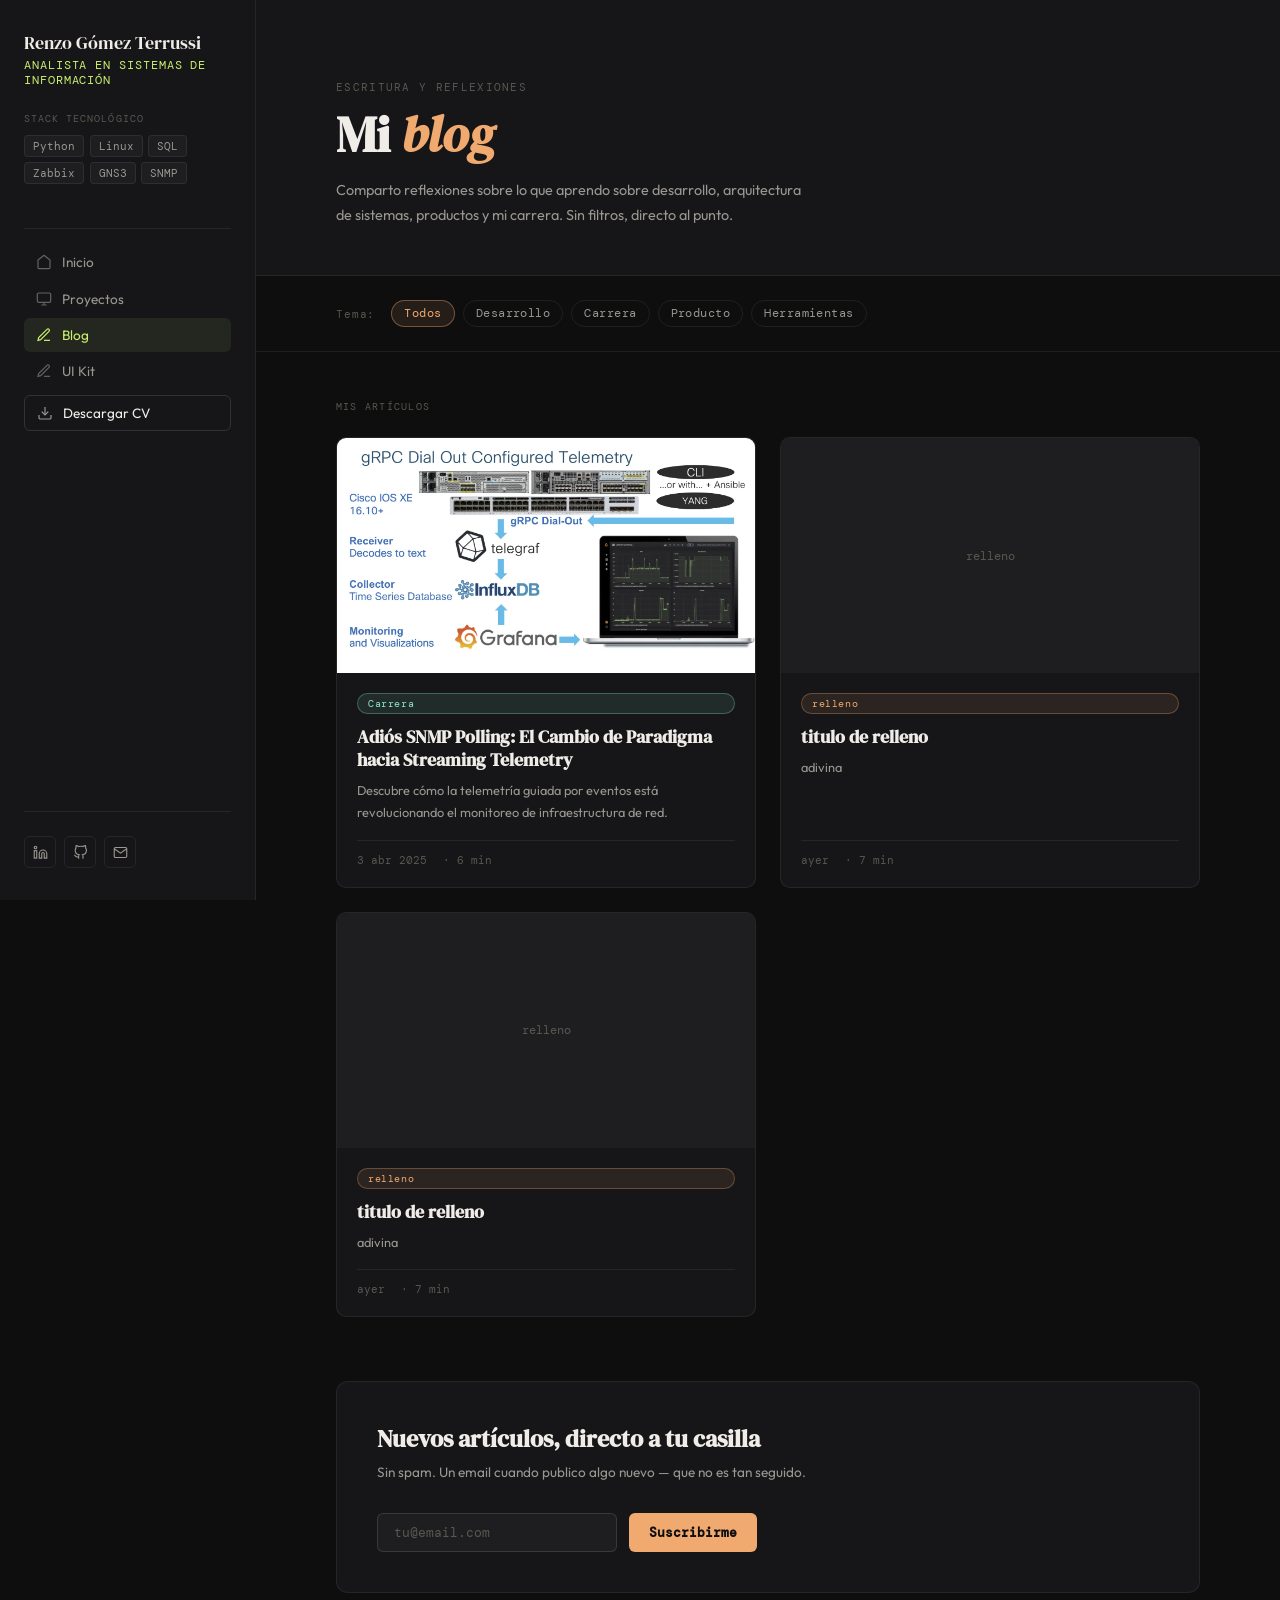
<file: HTML/blog.html>
<!DOCTYPE html>
<html lang="es">
<head>
<meta charset="UTF-8">
<meta name="viewport" content="width=device-width, initial-scale=1.0">
<title>Blog — Renzo Gómez Terrussi</title>
<link rel="preconnect" href="https://fonts.googleapis.com">
<link href="https://fonts.googleapis.com/css2?family=DM+Serif+Display:ital@0;1&family=DM+Mono:wght@400;500&family=Outfit:wght@300;400;500;600&display=swap" rel="stylesheet">
<link rel="stylesheet" href="../Styles/style.css">
</head>
<body>

<button class="menu-toggle" id="menuToggle" aria-label="Abrir menú">
  <svg viewBox="0 0 24 24" fill="none" stroke="currentColor" stroke-width="1.8"><line x1="3" y1="6" x2="21" y2="6"/><line x1="3" y1="12" x2="21" y2="12"/><line x1="3" y1="18" x2="21" y2="18"/></svg>
</button>

<div class="sidebar-overlay" id="sidebarOverlay"></div>

<aside id="sidebar">

  <div class="sidebar-name">Renzo Gómez Terrussi</div>
  <div class="sidebar-role">Analista en Sistemas de Información</div>

  <div class="stack-section">
    <div class="stack-label">Stack Tecnológico</div>
    <div class="stack-tags">
      <span class="tag">Python</span>
      <span class="tag">Linux</span>
      <span class="tag">SQL</span>
      <span class="tag">Zabbix</span>
      <span class="tag">GNS3</span>
      <span class="tag">SNMP</span>
    </div>
  </div>

  <div class="nav-divider"></div>

  <nav>
    <a href="../index.html" class="nav-item">
      <svg class="nav-icon" viewBox="0 0 24 24" fill="none" stroke="currentColor" stroke-width="1.8"><path d="M3 9l9-7 9 7v11a2 2 0 0 1-2 2H5a2 2 0 0 1-2-2z"/></svg>
      Inicio
    </a>
    <a href="projects.html" class="nav-item">
      <svg class="nav-icon" viewBox="0 0 24 24" fill="none" stroke="currentColor" stroke-width="1.8"><rect x="2" y="3" width="20" height="14" rx="2"/><path d="M8 21h8M12 17v4"/></svg>
      Proyectos
    </a>
    <a href="blog.html" class="nav-item active">
      <svg class="nav-icon" viewBox="0 0 24 24" fill="none" stroke="currentColor" stroke-width="1.8"><path d="M12 20h9"/><path d="M16.5 3.5a2.121 2.121 0 0 1 3 3L7 19l-4 1 1-4L16.5 3.5z"/></svg>
      Blog
    </a>
    <a href="../Assets/ui-kit.html" class="nav-item">
      <svg class="nav-icon" viewBox="0 0 24 24" fill="none" stroke="currentColor" stroke-width="1.8"><path d="M12 20h9"/><path d="M16.5 3.5a2.121 2.121 0 0 1 3 3L7 19l-4 1 1-4L16.5 3.5z"/></svg>
      UI Kit
    </a>
    <a href="../Assets/cv.pdf" download class="nav-item nav-download">
      <svg class="nav-icon" viewBox="0 0 24 24" fill="none" stroke="currentColor" stroke-width="1.8"><path d="M21 15v4a2 2 0 0 1-2 2H5a2 2 0 0 1-2-2v-4"/><polyline points="7 10 12 15 17 10"/><line x1="12" y1="15" x2="12" y2="3"/></svg>
      Descargar CV
    </a>
  </nav>

  <div class="contact-links">
    <a href="https://linkedin.com/renzo-gómez-terrussi/" target="_blank" class="contact-link" title="LinkedIn">
      <svg viewBox="0 0 24 24" fill="none" stroke="currentColor" stroke-width="1.8"><path d="M16 8a6 6 0 0 1 6 6v7h-4v-7a2 2 0 0 0-2-2 2 2 0 0 0-2 2v7h-4v-7a6 6 0 0 1 6-6z"/><rect x="2" y="9" width="4" height="12"/><circle cx="4" cy="4" r="2"/></svg>
    </a>
    <a href="https://github.com/renzoegt" target="_blank" class="contact-link" title="GitHub">
      <svg viewBox="0 0 24 24" fill="none" stroke="currentColor" stroke-width="1.8"><path d="M9 19c-5 1.5-5-2.5-7-3m14 6v-3.87a3.37 3.37 0 0 0-.94-2.61c3.14-.35 6.44-1.54 6.44-7A5.44 5.44 0 0 0 20 4.77 5.07 5.07 0 0 0 19.91 1S18.73.65 16 2.48a13.38 13.38 0 0 0-7 0C6.27.65 5.09 1 5.09 1A5.07 5.07 0 0 0 5 4.77a5.44 5.44 0 0 0-1.5 3.78c0 5.42 3.3 6.61 6.44 7A3.37 3.37 0 0 0 9 18.13V22"/></svg>
    </a>
    <a href="https://mail.google.com/mail/?view=cm&fs=1&to=gomezterrussirenzo@gmail.com" class="contact-link" title="Email">
      <svg viewBox="0 0 24 24" fill="none" stroke="currentColor" stroke-width="1.8"><path d="M4 4h16c1.1 0 2 .9 2 2v12c0 1.1-.9 2-2 2H4c-1.1 0-2-.9-2-2V6c0-1.1.9-2 2-2z"/><polyline points="22,6 12,13 2,6"/></svg>
    </a>
  </div>
</aside>

<main>
  <div class="page-header">
    <div>
      <div class="page-eyebrow">Escritura y reflexiones</div>
      <h1 class="page-title">Mi <em style="color:var(--accent3)">blog</em></h1>
      <p class="page-subtitle">
        Comparto reflexiones sobre lo que aprendo sobre desarrollo, arquitectura de sistemas, productos y mi carrera.
        Sin filtros, directo al punto.
      </p>
    </div>
  </div>

  <div class="filter-bar blog-filters">
    <span class="filter-label">Tema:</span>
    <button class="filter-btn active" data-filter="all">Todos</button>
    <button class="filter-btn" data-filter="dev">Desarrollo</button>
    <button class="filter-btn" data-filter="carrera">Carrera</button>
    <button class="filter-btn" data-filter="producto">Producto</button>
    <button class="filter-btn" data-filter="herramientas">Herramientas</button>
  </div>

  <div class="blog-content">
    <div class="posts-section-label">Mis artículos</div>

    <div class="posts-grid" id="posts-grid">

      <a href="Blogs/post.html" class="post-card" data-category="carrera herramientas">
        <div class="post-thumb">
          <img src="../../Assets/streaming telemetry.webp" alt="Ilustración conceptual de la evolución del monitoreo de red desde SNMP hacia Telemetry">
        </div>
        <div class="post-body">
          <span class="post-badge" style="color:var(--accent2);background:rgba(141,232,196,0.1);border-color:rgba(141,232,196,0.3)">Carrera</span>
          <h3 class="post-title">Adiós SNMP Polling: El Cambio de Paradigma hacia Streaming Telemetry</h3>
          <p class="post-excerpt">Descubre cómo la telemetría guiada por eventos está revolucionando el monitoreo de infraestructura de red.</p>
          <div class="post-meta">
            <span class="post-date">3 abr 2025</span>
            <span class="post-read-time">· 6 min</span>
          </div>
        </div>
      </a>

      <a href="Blogs/post.html" class="post-card" data-category="producto">
        <div class="post-thumb"><div class="post-thumb-placeholder">relleno</div></div>
        <div class="post-body">
          <span class="post-badge">relleno</span>
          <h3 class="post-title">titulo de relleno</h3>
          <p class="post-excerpt"> adivina</p>
          <div class="post-meta">
            <span class="post-date">ayer</span>
            <span class="post-read-time">· 7 min</span>
          </div>
        </div>
      </a>

      <a href="Blogs/post.html" class="post-card" data-category="producto">
        <div class="post-thumb"><div class="post-thumb-placeholder">relleno</div></div>
        <div class="post-body">
          <span class="post-badge">relleno</span>
          <h3 class="post-title">titulo de relleno</h3>
          <p class="post-excerpt"> adivina</p>
          <div class="post-meta">
            <span class="post-date">ayer</span>
            <span class="post-read-time">· 7 min</span>
          </div>
        </div>
      </a>


    </div>
    <div class="empty-state" id="empty-state">No hay artículos en esta categoría todavía.</div>

    <div class="newsletter-strip">
      <div class="newsletter-text">
        <h3>Nuevos artículos, directo a tu casilla</h3>
        <p>Sin spam. Un email cuando publico algo nuevo — que no es tan seguido.</p>
      </div>
      <div class="newsletter-form">
        <input type="email" class="newsletter-input" placeholder="tu@email.com">
        <button class="newsletter-btn">Suscribirme</button>
      </div>
    </div>

  </div>
</main>
<script src="../Scripts/hamburguesa.js"></script>
<script src="../Scripts/filtro_blog.js"></script>
</body>
</html>
</file>
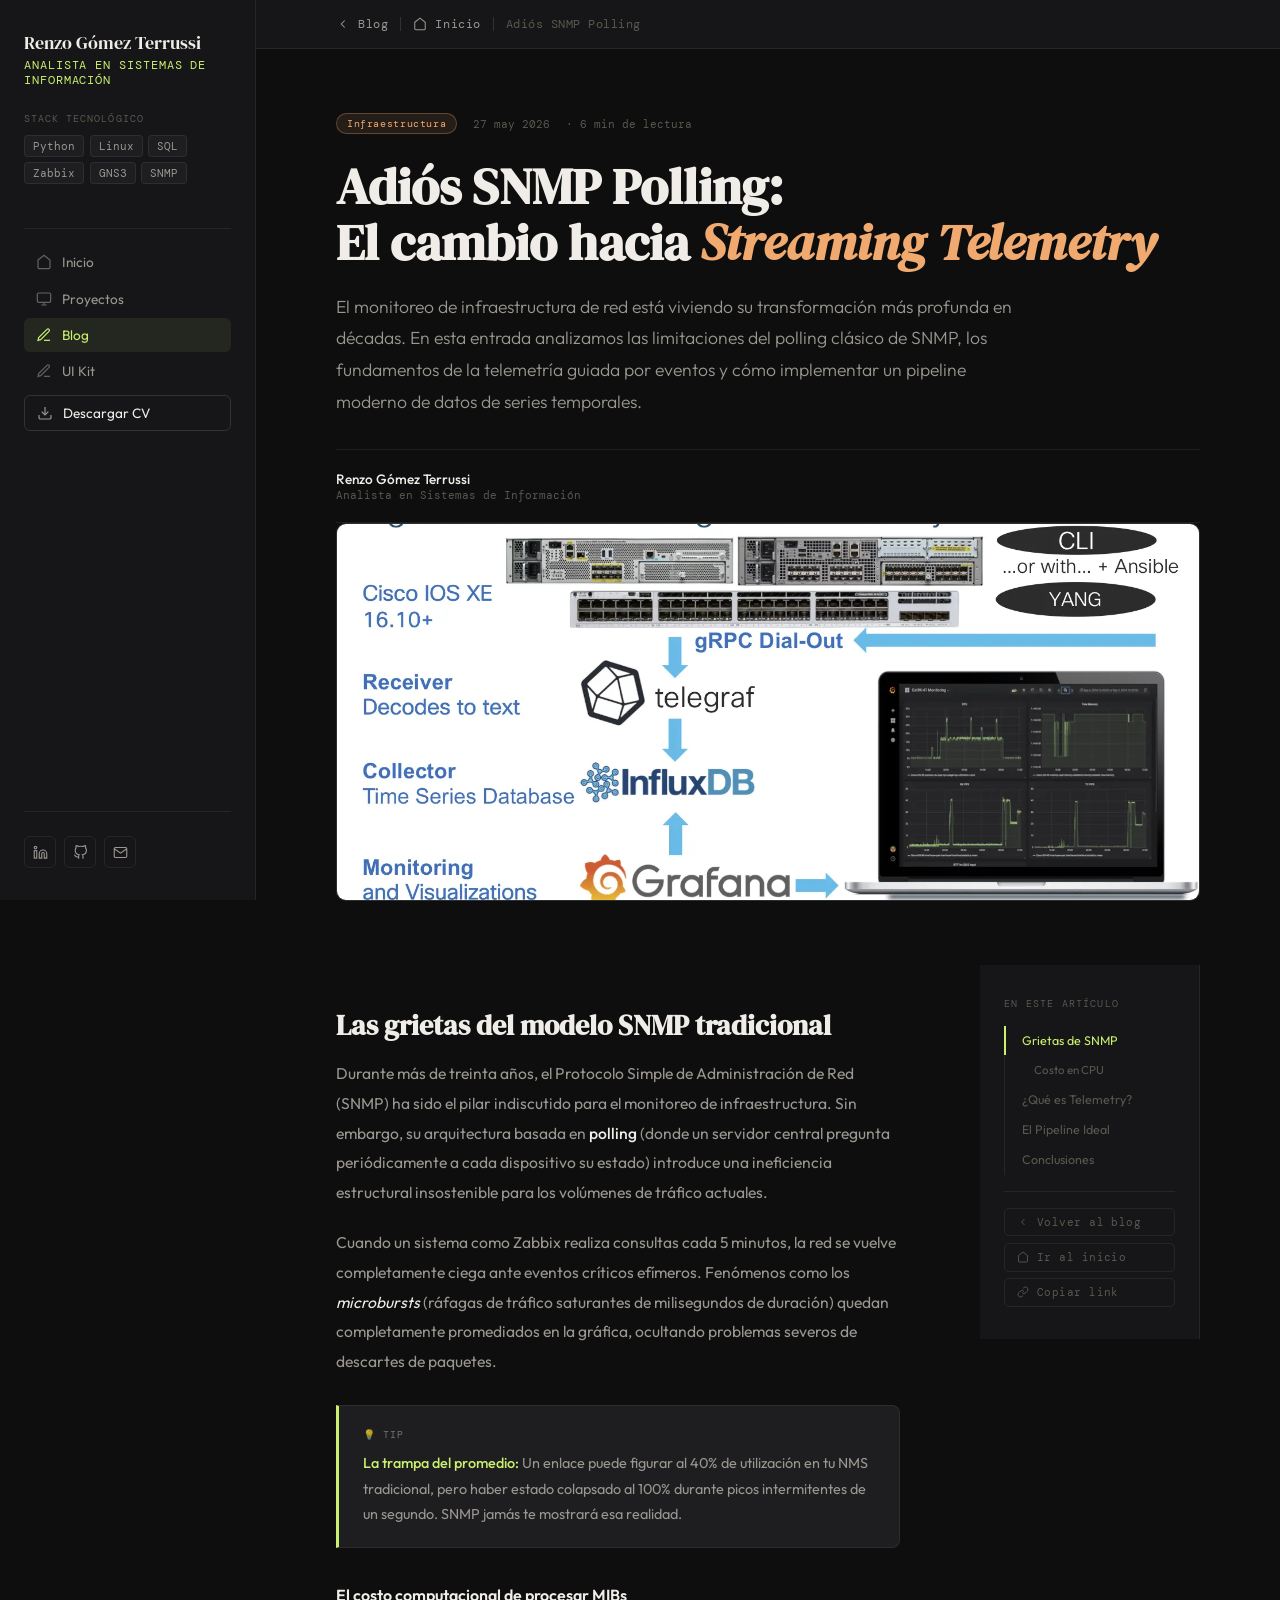
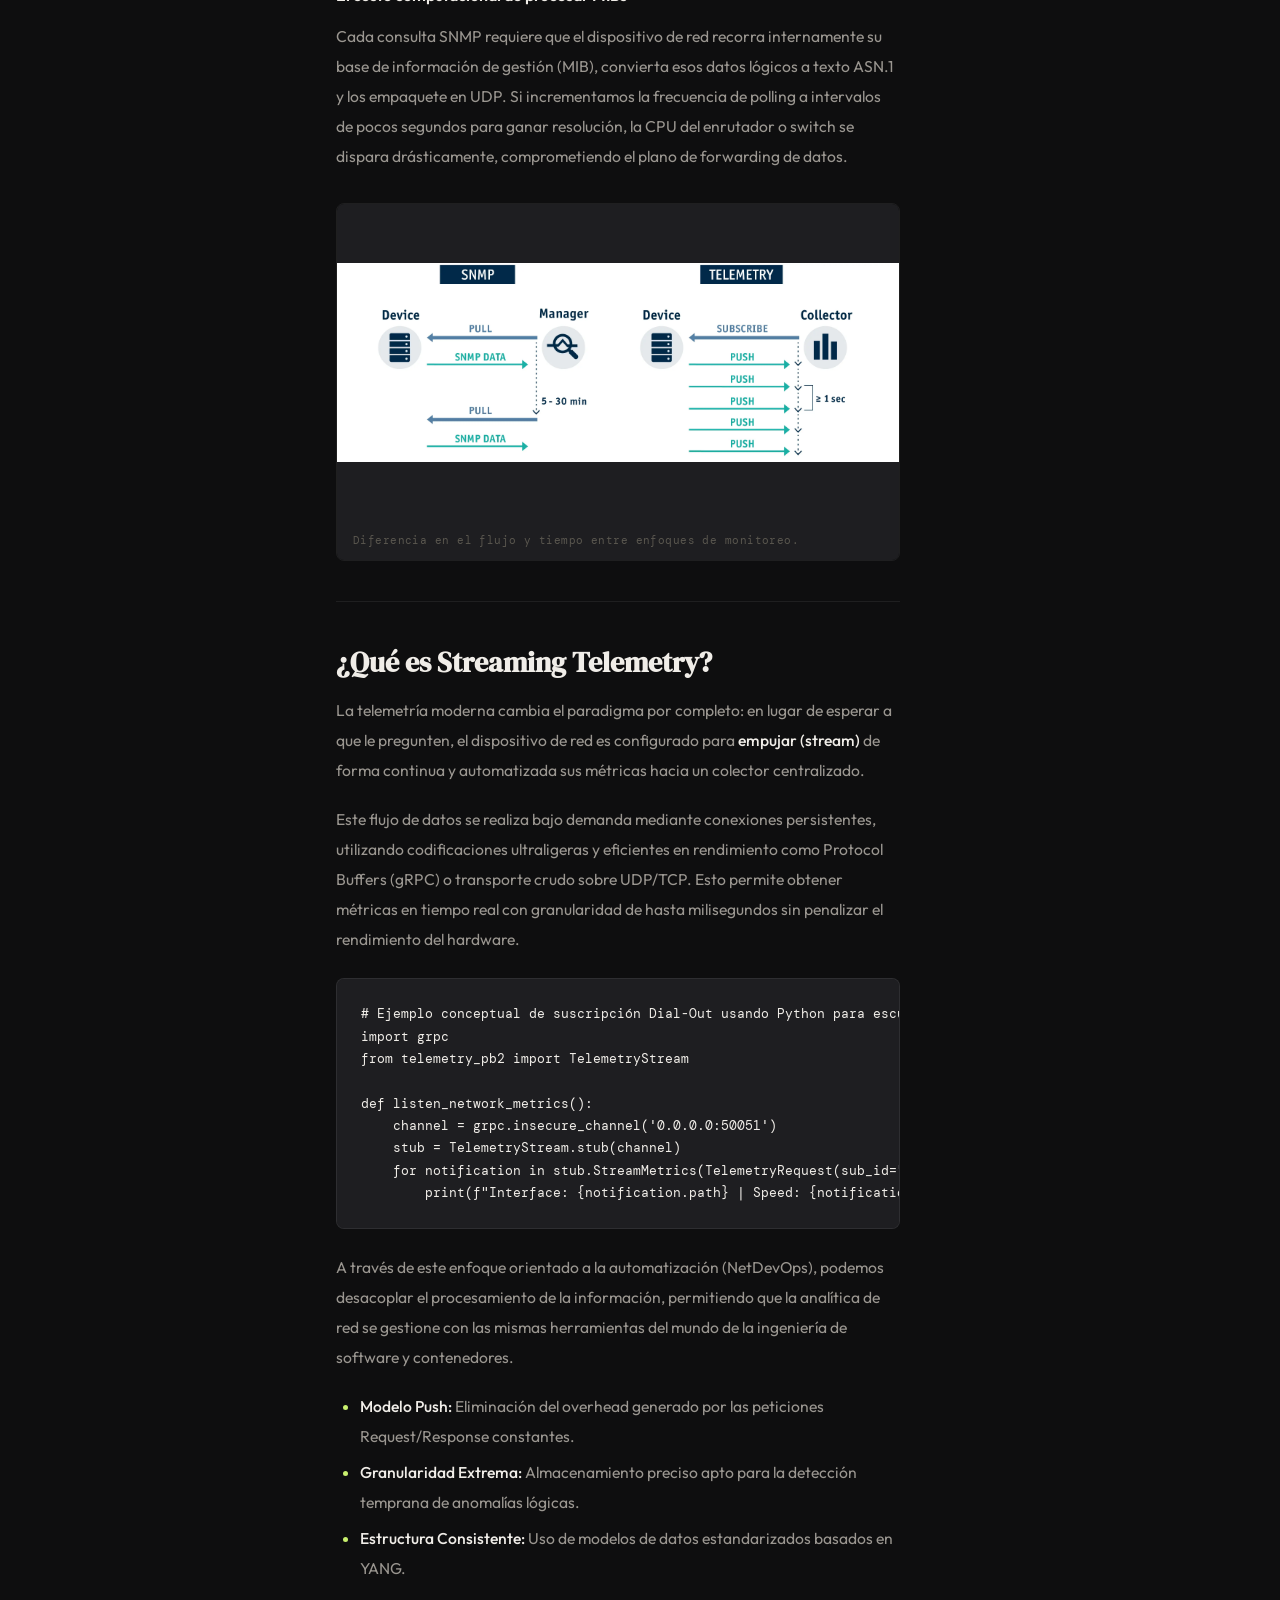
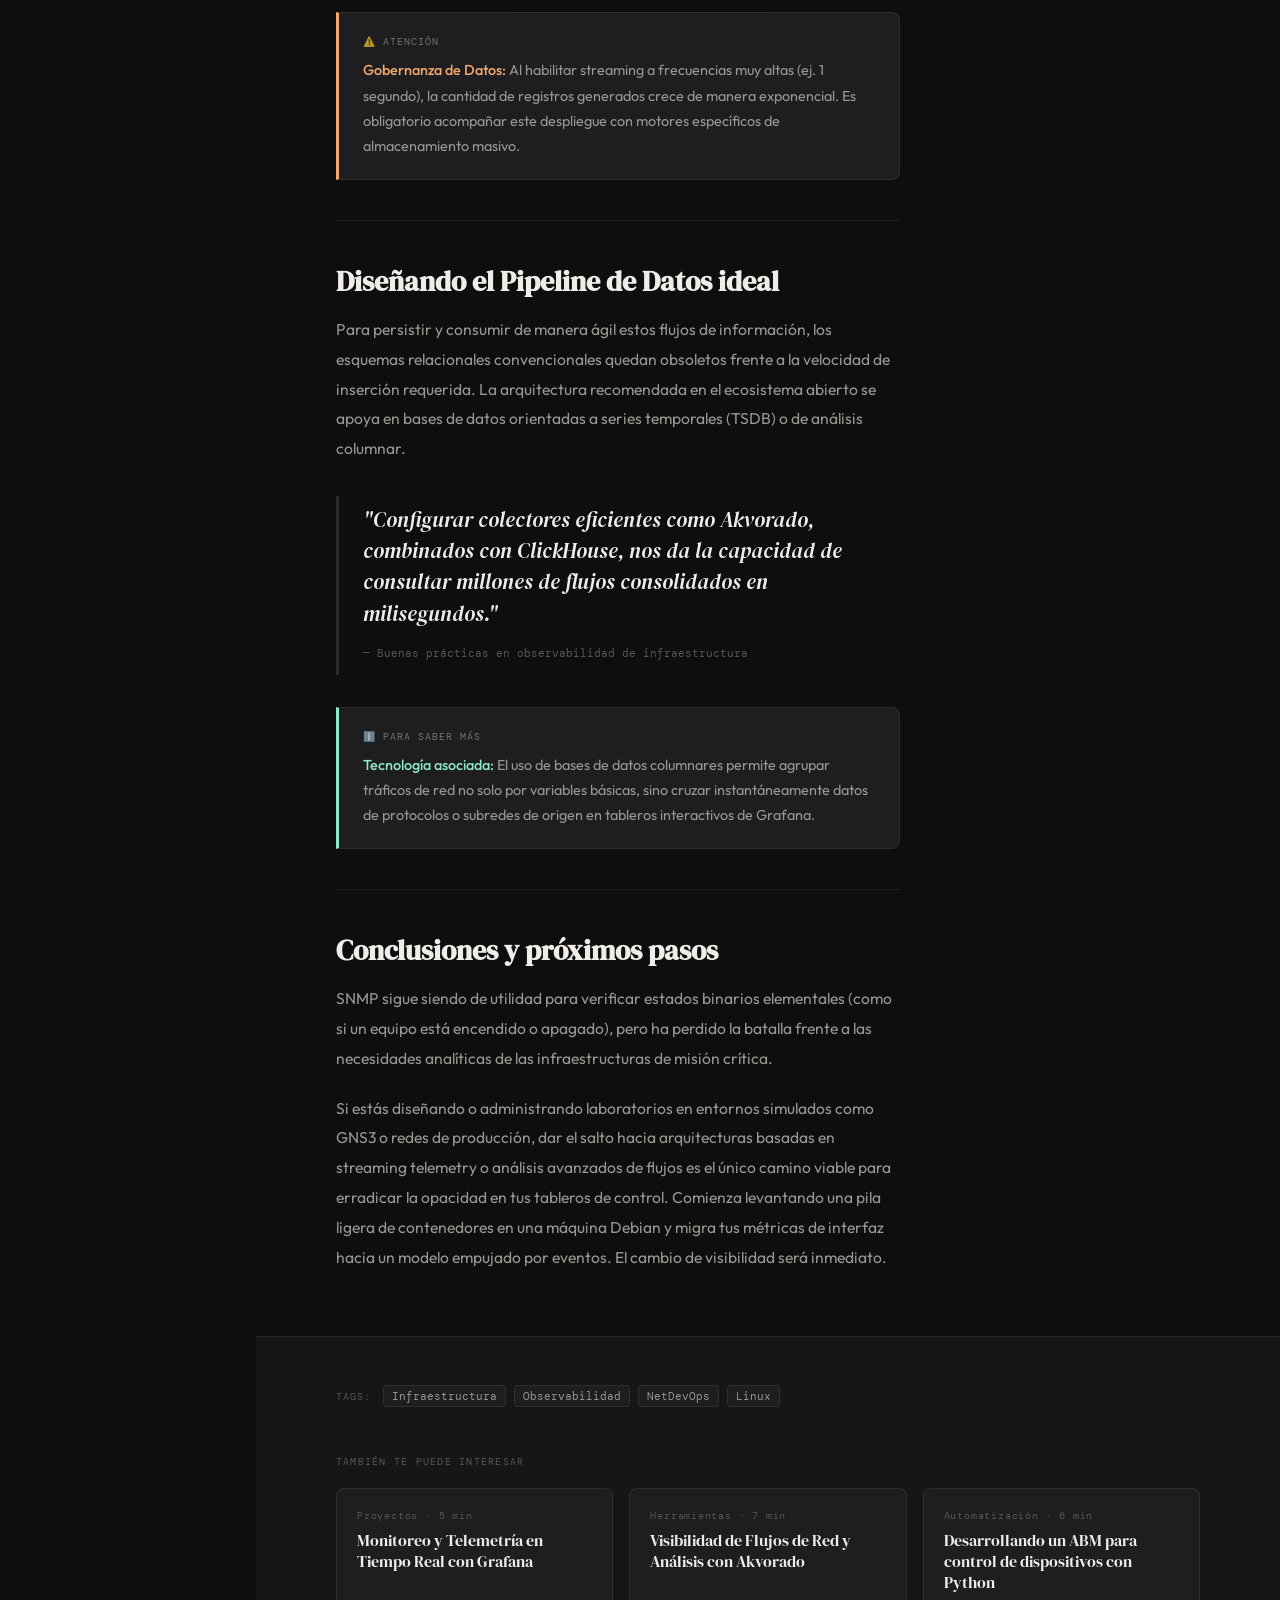
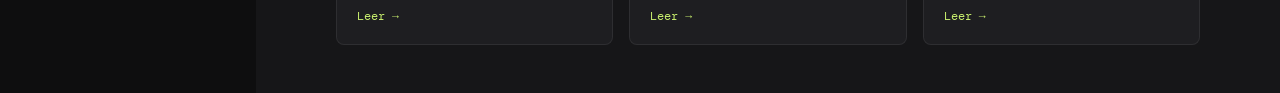
<file: HTML/Blogs/post.html>
<!DOCTYPE html>
<html lang="es">
<head>
<meta charset="UTF-8">
<meta name="viewport" content="width=device-width, initial-scale=1.0">
<title>Adiós SNMP Polling: El Cambio de Paradigma hacia Streaming Telemetry — Renzo Gómez Terrussi</title>
<link rel="preconnect" href="https://fonts.googleapis.com">
<link href="https://fonts.googleapis.com/css2?family=DM+Serif+Display:ital@0;1&family=DM+Mono:wght@400;500&family=Outfit:wght@300;400;500;600&display=swap" rel="stylesheet">
<link rel="stylesheet" href="../../Styles/style.css">
</head>
<body>

<button class="menu-toggle" id="menuToggle" aria-label="Abrir menú">
  <svg viewBox="0 0 24 24" fill="none" stroke="currentColor" stroke-width="1.8"><line x1="3" y1="6" x2="21" y2="6"/><line x1="3" y1="12" x2="21" y2="12"/><line x1="3" y1="18" x2="21" y2="18"/></svg>
</button>
<div class="sidebar-overlay" id="sidebarOverlay"></div>

<aside id="sidebar">
  <div class="sidebar-name">Renzo Gómez Terrussi</div>
  <div class="sidebar-role">Analista en Sistemas de Información</div>

  <div class="stack-section">
    <div class="stack-label">Stack Tecnológico</div>
    <div class="stack-tags">
      <span class="tag">Python</span>
      <span class="tag">Linux</span>
      <span class="tag">SQL</span>
      <span class="tag">Zabbix</span>
      <span class="tag">GNS3</span>
      <span class="tag">SNMP</span>
    </div>
  </div>

  <div class="nav-divider"></div>

  <nav>
    <a href="../../index.html" class="nav-item">
      <svg class="nav-icon" viewBox="0 0 24 24" fill="none" stroke="currentColor" stroke-width="1.8"><path d="M3 9l9-7 9 7v11a2 2 0 0 1-2 2H5a2 2 0 0 1-2-2z"/></svg>
      Inicio
    </a>
    <a href="../projects.html" class="nav-item">
      <svg class="nav-icon" viewBox="0 0 24 24" fill="none" stroke="currentColor" stroke-width="1.8"><rect x="2" y="3" width="20" height="14" rx="2"/><path d="M8 21h8M12 17v4"/></svg>
      Proyectos
    </a>
    <a href="../blog.html" class="nav-item active">
      <svg class="nav-icon" viewBox="0 0 24 24" fill="none" stroke="currentColor" stroke-width="1.8"><path d="M12 20h9"/><path d="M16.5 3.5a2.121 2.121 0 0 1 3 3L7 19l-4 1 1-4L16.5 3.5z"/></svg>
      Blog
    </a>
    <a href="../../Assets/ui-kit.html" class="nav-item">
      <svg class="nav-icon" viewBox="0 0 24 24" fill="none" stroke="currentColor" stroke-width="1.8"><path d="M12 20h9"/><path d="M16.5 3.5a2.121 2.121 0 0 1 3 3L7 19l-4 1 1-4L16.5 3.5z"/></svg>
      UI Kit
    </a>
    <a href="../../Assets/cv.pdf" download class="nav-item nav-download">
      <svg class="nav-icon" viewBox="0 0 24 24" fill="none" stroke="currentColor" stroke-width="1.8"><path d="M21 15v4a2 2 0 0 1-2 2H5a2 2 0 0 1-2-2v-4"/><polyline points="7 10 12 15 17 10"/><line x1="12" y1="15" x2="12" y2="3"/></svg>
      Descargar CV
    </a>
  </nav>

  <div class="contact-links">
    <a href="https://linkedin.com/renzo-gómez-terrussi/" target="_blank" class="contact-link" title="LinkedIn">
      <svg viewBox="0 0 24 24" fill="none" stroke="currentColor" stroke-width="1.8"><path d="M16 8a6 6 0 0 1 6 6v7h-4v-7a2 2 0 0 0-2-2 2 2 0 0 0-2 2v7h-4v-7a6 6 0 0 1 6-6z"/><rect x="2" y="9" width="4" height="12"/><circle cx="4" cy="4" r="2"/></svg>
    </a>
    <a href="https://github.com/renzoegt" target="_blank" class="contact-link" title="GitHub">
      <svg viewBox="0 0 24 24" fill="none" stroke="currentColor" stroke-width="1.8"><path d="M9 19c-5 1.5-5-2.5-7-3m14 6v-3.87a3.37 3.37 0 0 0-.94-2.61c3.14-.35 6.44-1.54 6.44-7A5.44 5.44 0 0 0 20 4.77 5.07 5.07 0 0 0 19.91 1S18.73.65 16 2.48a13.38 13.38 0 0 0-7 0C6.27.65 5.09 1 5.09 1A5.07 5.07 0 0 0 5 4.77a5.44 5.44 0 0 0-1.5 3.78c0 5.42 3.3 6.61 6.44 7A3.37 3.37 0 0 0 9 18.13V22"/></svg>
    </a>
    <a href="https://mail.google.com/mail/?view=cm&fs=1&to=gomezterrussirenzo@gmail.com" target="_blank" class="contact-link" title="Email">
      <svg viewBox="0 0 24 24" fill="none" stroke="currentColor" stroke-width="1.8"><path d="M4 4h16c1.1 0 2 .9 2 2v12c0 1.1-.9 2-2 2H4c-1.1 0-2-.9-2-2V6c0-1.1.9-2 2-2z"/><polyline points="22,6 12,13 2,6"/></svg>
    </a>
  </div>
</aside>

<main>

  <div class="entry-back-bar">
    <a href="../blog.html" class="back-link">
      <svg viewBox="0 0 24 24" fill="none" stroke="currentColor" stroke-width="1.8"><polyline points="15 18 9 12 15 6"/></svg>
      Blog
    </a>
    <div class="back-divider"></div>
    <a href="../../index.html" class="back-link">
      <svg viewBox="0 0 24 24" fill="none" stroke="currentColor" stroke-width="1.8"><path d="M3 9l9-7 9 7v11a2 2 0 0 1-2 2H5a2 2 0 0 1-2-2z"/></svg>
      Inicio
    </a>
    <div class="back-divider"></div>
    <span class="back-current">Adiós SNMP Polling</span>
  </div>

  <div class="article-header">
    <div class="article-header-meta">
      <span class="article-category">Infraestructura</span>
      <span class="article-date">27 may 2026</span>
      <span class="article-read-time">· 6 min de lectura</span>
    </div>

    <h1 class="article-title">Adiós SNMP Polling:<br>El cambio hacia <em>Streaming Telemetry</em></h1>

    <p class="article-lead">
      El monitoreo de infraestructura de red está viviendo su transformación más profunda en décadas. En esta entrada analizamos las limitaciones del polling clásico de SNMP, los fundamentos de la telemetría guiada por eventos y cómo implementar un pipeline moderno de datos de series temporales.
    </p>

    <div class="article-author-row">
      <div>
        <div class="author-name">Renzo Gómez Terrussi</div>
        <div class="author-handle">Analista en Sistemas de Información</div>
      </div>
    </div>
  </div>

  <div class="article-cover">
    <img src="../../Assets/streaming telemetry.webp" alt="Ilustración conceptual de la evolución del monitoreo de red desde SNMP hacia Telemetry">
  </div>

  <div class="article-wrap">

    <article class="article-body">

      <h2 id="limita-snmp">Las grietas del modelo SNMP tradicional</h2>
      <p>
        Durante más de treinta años, el Protocolo Simple de Administración de Red (SNMP) ha sido el pilar indiscutido para el monitoreo de infraestructura. Sin embargo, su arquitectura basada en <strong>polling</strong> (donde un servidor central pregunta periódicamente a cada dispositivo su estado) introduce una ineficiencia estructural insostenible para los volúmenes de tráfico actuales.
      </p>
      <p>
        Cuando un sistema como Zabbix realiza consultas cada 5 minutos, la red se vuelve completamente ciega ante eventos críticos efímeros. Fenómenos como los <em>microbursts</em> (ráfagas de tráfico saturantes de milisegundos de duración) quedan completamente promediados en la gráfica, ocultando problemas severos de descartes de paquetes.
      </p>

      <div class="article-callout callout-tip">
        <div class="callout-label">💡 Tip</div>
        <strong>La trampa del promedio:</strong> Un enlace puede figurar al 40% de utilización en tu NMS tradicional, pero haber estado colapsado al 100% durante picos intermitentes de un segundo. SNMP jamás te mostrará esa realidad.
      </div>

      <h3 id="impacto-cpu">El costo computacional de procesar MIBs</h3>
      <p>
        Cada consulta SNMP requiere que el dispositivo de red recorra internamente su base de información de gestión (MIB), convierta esos datos lógicos a texto ASN.1 y los empaquete en UDP. Si incrementamos la frecuencia de polling a intervalos de pocos segundos para ganar resolución, la CPU del enrutador o switch se dispara drásticamente, comprometiendo el plano de forwarding de datos.
      </p>

      <figure class="article-figure">
        <div style="background:var(--bg3);aspect-ratio:16/9;display:flex;align-items:center;justify-content:center;">
          <img src="../../Assets/vs.webp" alt="">
        </div>
        <figcaption>Diferencia en el flujo y tiempo entre enfoques de monitoreo.</figcaption>
      </figure>

      <hr class="article-hr">

      <h2 id="que-es-telemetry">¿Qué es Streaming Telemetry?</h2>
      <p>
        La telemetría moderna cambia el paradigma por completo: en lugar de esperar a que le pregunten, el dispositivo de red es configurado para <strong>empujar (stream)</strong> de forma continua y automatizada sus métricas hacia un colector centralizado. 
      </p>
      <p>
        Este flujo de datos se realiza bajo demanda mediante conexiones persistentes, utilizando codificaciones ultraligeras y eficientes en rendimiento como Protocol Buffers (gRPC) o transporte crudo sobre UDP/TCP. Esto permite obtener métricas en tiempo real con granularidad de hasta milisegundos sin penalizar el rendimiento del hardware.
      </p>

      <pre><code># Ejemplo conceptual de suscripción Dial-Out usando Python para escuchar datos gRPC
import grpc
from telemetry_pb2 import TelemetryStream

def listen_network_metrics():
    channel = grpc.insecure_channel('0.0.0.0:50051')
    stub = TelemetryStream.stub(channel)
    for notification in stub.StreamMetrics(TelemetryRequest(sub_id="interfaces")):
        print(f"Interface: {notification.path} | Speed: {notification.counters.bps_in}")
</code></pre>

      <p>
        A través de este enfoque orientado a la automatización (NetDevOps), podemos desacoplar el procesamiento de la información, permitiendo que la analítica de red se gestione con las mismas herramientas del mundo de la ingeniería de software y contenedores.
      </p>

      <ul>
        <li><strong>Modelo Push:</strong> Eliminación del overhead generado por las peticiones Request/Response constantes.</li>
        <li><strong>Granularidad Extrema:</strong> Almacenamiento preciso apto para la detección temprana de anomalías lógicas.</li>
        <li><strong>Estructura Consistente:</strong> Uso de modelos de datos estandarizados basados en YANG.</li>
      </ul>

      <div class="article-callout callout-warn">
        <div class="callout-label">⚠️ Atención</div>
        <strong>Gobernanza de Datos:</strong> Al habilitar streaming a frecuencias muy altas (ej. 1 segundo), la cantidad de registros generados crece de manera exponencial. Es obligatorio acompañar este despliegue con motores específicos de almacenamiento masivo.
      </div>

      <hr class="article-hr">

      <h2 id="pipeline-moderno">Diseñando el Pipeline de Datos ideal</h2>
      <p>
        Para persistir y consumir de manera ágil estos flujos de información, los esquemas relacionales convencionales quedan obsoletos frente a la velocidad de inserción requerida. La arquitectura recomendada en el ecosistema abierto se apoya en bases de datos orientadas a series temporales (TSDB) o de análisis columnar.
      </p>

      <blockquote class="article-pullquote">
        <p>"Configurar colectores eficientes como Akvorado, combinados con ClickHouse, nos da la capacidad de consultar millones de flujos consolidados en milisegundos."</p>
        <cite>— Buenas prácticas en observabilidad de infraestructura</cite>
      </blockquote>

      <div class="article-callout callout-info">
        <div class="callout-label">ℹ️ Para saber más</div>
        <strong>Tecnología asociada:</strong> El uso de bases de datos columnares permite agrupar tráficos de red no solo por variables básicas, sino cruzar instantáneamente datos de protocolos o subredes de origen en tableros interactivos de Grafana.
      </div>

      <hr class="article-hr">

      <h2 id="conclusiones">Conclusiones y próximos pasos</h2>
      <p>
        SNMP sigue siendo de utilidad para verificar estados binarios elementales (como si un equipo está encendido o apagado), pero ha perdido la batalla frente a las necesidades analíticas de las infraestructuras de misión crítica. 
      </p>
      <p>
        Si estás diseñando o administrando laboratorios en entornos simulados como GNS3 o redes de producción, dar el salto hacia arquitecturas basadas en streaming telemetry o análisis avanzados de flujos es el único camino viable para erradicar la opacidad en tus tableros de control. Comienza levantando una pila ligera de contenedores en una máquina Debian y migra tus métricas de interfaz hacia un modelo empujado por eventos. El cambio de visibilidad será inmediato.
      </p>

    </article>

    <aside class="toc-col" id="toc">
      <div class="toc-label">En este artículo</div>
      <ul class="toc-list" id="toc-list">
        <li class="toc-item" data-target="limita-snmp"><a href="#limita-snmp">Grietas de SNMP</a></li>
        <li class="toc-item toc-h3" data-target="impacto-cpu"><a href="#impacto-cpu">Costo en CPU</a></li>
        <li class="toc-item" data-target="que-es-telemetry"><a href="#que-es-telemetry">¿Qué es Telemetry?</a></li>
        <li class="toc-item" data-target="pipeline-moderno"><a href="#pipeline-moderno">El Pipeline Ideal</a></li>
        <li class="toc-item" data-target="conclusiones"><a href="#conclusiones">Conclusiones</a></li>
      </ul>

      <div class="toc-divider"></div>

      <div class="toc-actions">
        <a href="../blog.html" class="toc-action-btn">
          <svg viewBox="0 0 24 24" fill="none" stroke="currentColor" stroke-width="1.8"><polyline points="15 18 9 12 15 6"/></svg>
          Volver al blog
        </a>
        <a href="../../index.html" class="toc-action-btn">
          <svg viewBox="0 0 24 24" fill="none" stroke="currentColor" stroke-width="1.8"><path d="M3 9l9-7 9 7v11a2 2 0 0 1-2 2H5a2 2 0 0 1-2-2z"/></svg>
          Ir al inicio
        </a>
        <button class="toc-action-btn" id="copyLinkBtn">
          <svg viewBox="0 0 24 24" fill="none" stroke="currentColor" stroke-width="1.8"><path d="M10 13a5 5 0 0 0 7.54.54l3-3a5 5 0 0 0-7.07-7.07l-1.72 1.71"/><path d="M14 11a5 5 0 0 0-7.54-.54l-3 3a5 5 0 0 0 7.07 7.07l1.71-1.71"/></svg>
          Copiar link
        </button>
      </div>
    </aside>

  </div><div class="article-footer-section">

    <div class="article-tags-row">
      <span class="article-tags-label">Tags:</span>
      <span class="tag">Infraestructura</span>
      <span class="tag">Observabilidad</span>
      <span class="tag">NetDevOps</span>
      <span class="tag">Linux</span>
    </div>

    <div class="related-label">También te puede interesar</div>
    <div class="related-grid">
      <a href="../Proyectos/grafana.html" class="related-card">
        <div class="related-card-label">Proyectos · 5 min</div>
        <div class="related-card-title">Monitoreo y Telemetría en Tiempo Real con Grafana</div>
        <div class="related-card-arrow">Leer →</div>
      </a>
      <a href="../Proyectos/akvorado.html" class="related-card">
        <div class="related-card-label">Herramientas · 7 min</div>
        <div class="related-card-title">Visibilidad de Flujos de Red y Análisis con Akvorado</div>
        <div class="related-card-arrow">Leer →</div>
      </a>
      <a href="../Proyectos/ABM.html" class="related-card">
        <div class="related-card-label">Automatización · 6 min</div>
        <div class="related-card-title">Desarrollando un ABM para control de dispositivos con Python</div>
        <div class="related-card-arrow">Leer →</div>
      </a>
    </div>

  </div>

</main>
<script src="../../Scripts/hamburguesa.js"></script>
<script>

  // TOC active highlight on scroll
  const tocItems   = document.querySelectorAll('.toc-item[data-target]');
  const headings   = [...tocItems].map(i => document.getElementById(i.dataset.target)).filter(Boolean);

  function updateTOC() {
    let current = headings[0]?.id;
    headings.forEach(h => {
      if (h.getBoundingClientRect().top <= 120) current = h.id;
    });
    tocItems.forEach(item => {
      item.classList.toggle('active', item.dataset.target === current);
    });
  }

  window.addEventListener('scroll', updateTOC, { passive: true });
  updateTOC();

  // Copy link
  document.getElementById('copyLinkBtn').addEventListener('click', () => {
    navigator.clipboard.writeText(window.location.href).then(() => {
      const btn = document.getElementById('copyLinkBtn');
      const original = btn.innerHTML;
      btn.innerHTML = '<svg viewBox="0 0 24 24" fill="none" stroke="currentColor" stroke-width="1.8"><polyline points="20 6 9 17 4 12"/></svg> ¡Copiado!';
      setTimeout(() => { btn.innerHTML = original; }, 2000);
    });
  });
</script>
</body>
</html>
</file>
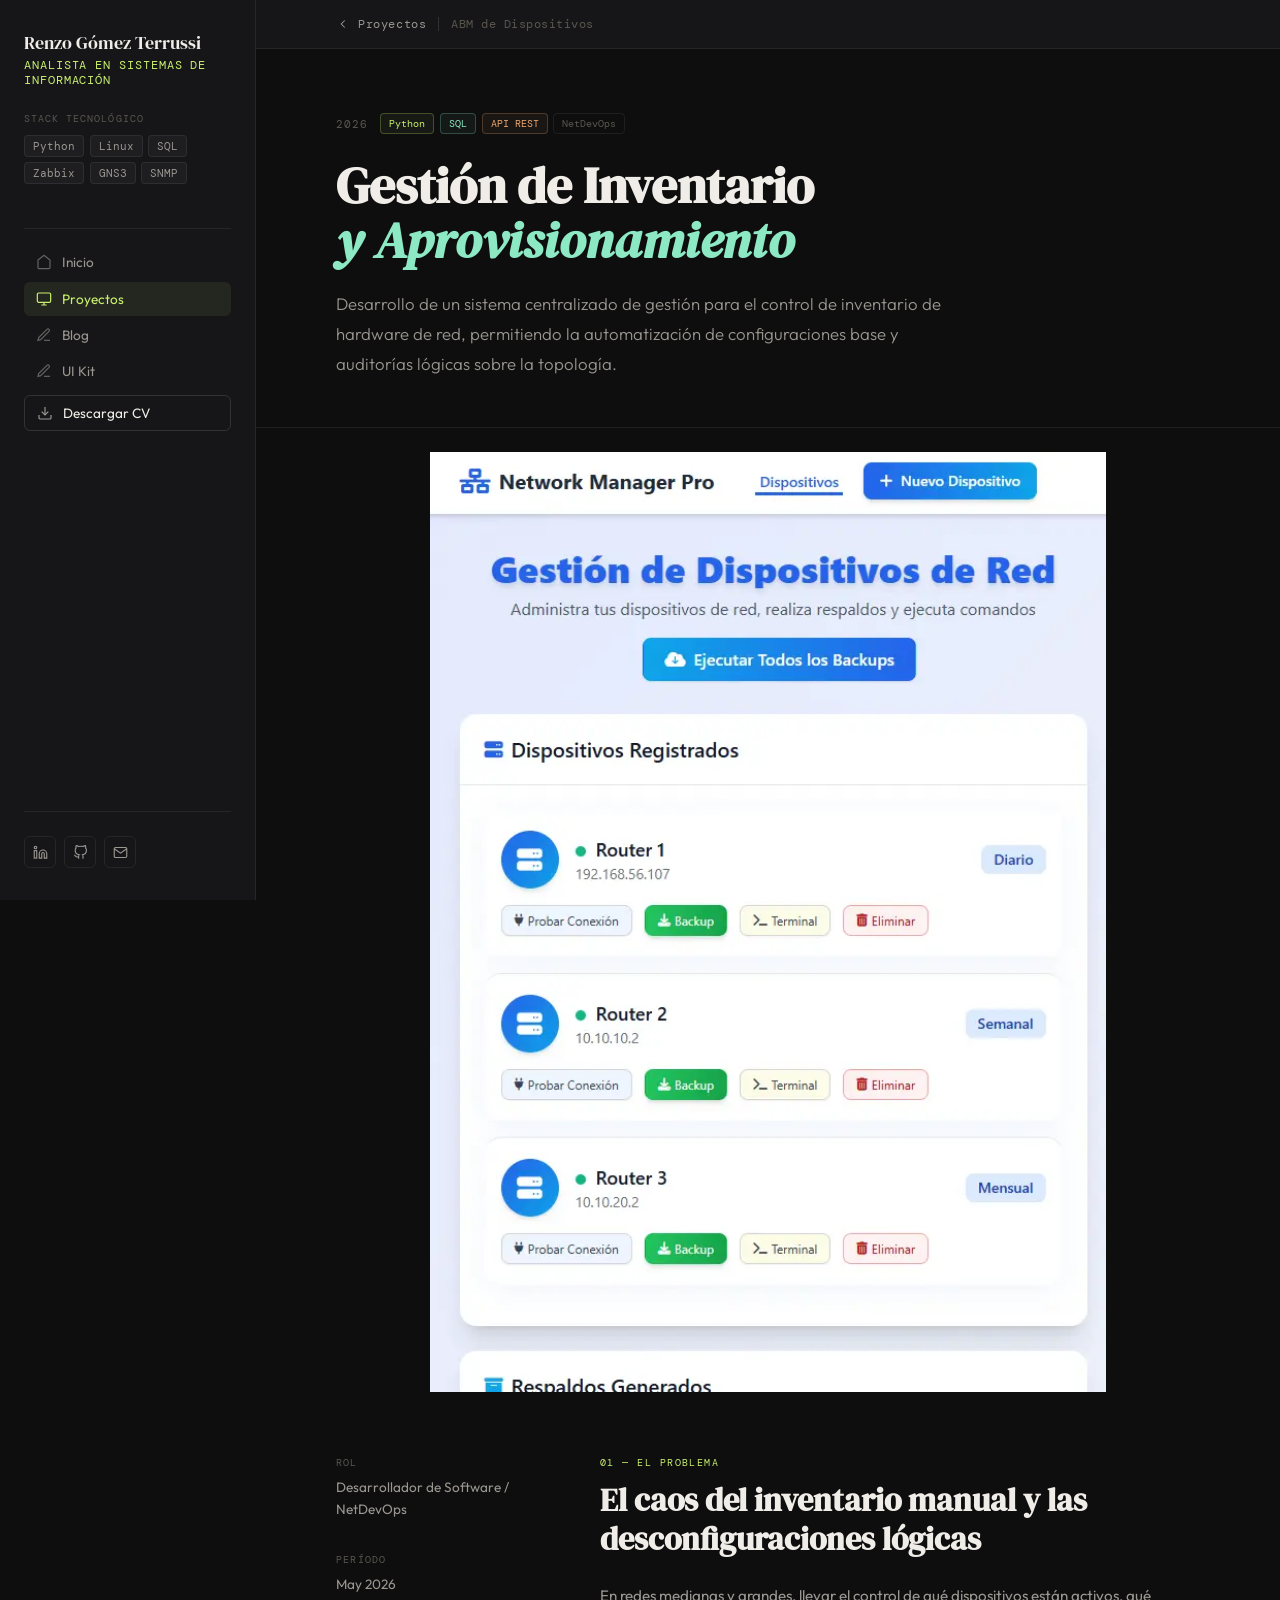
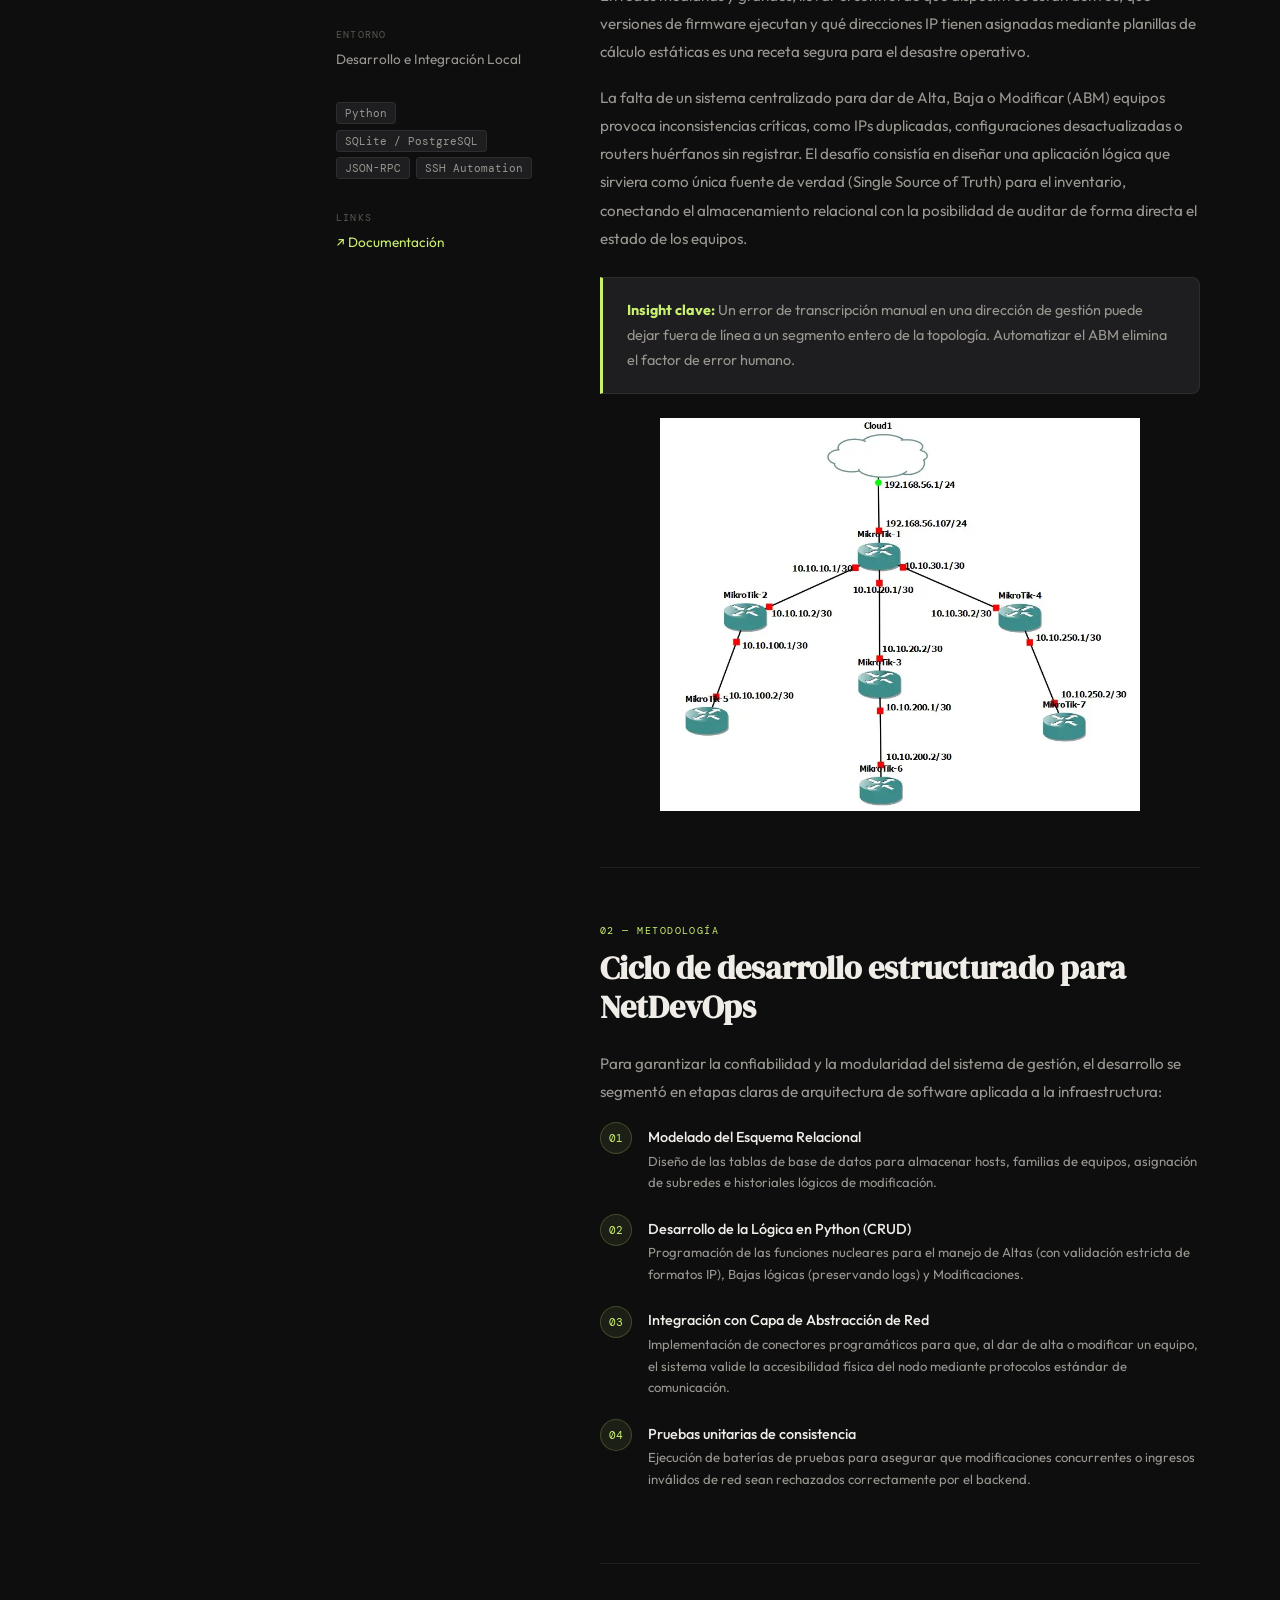
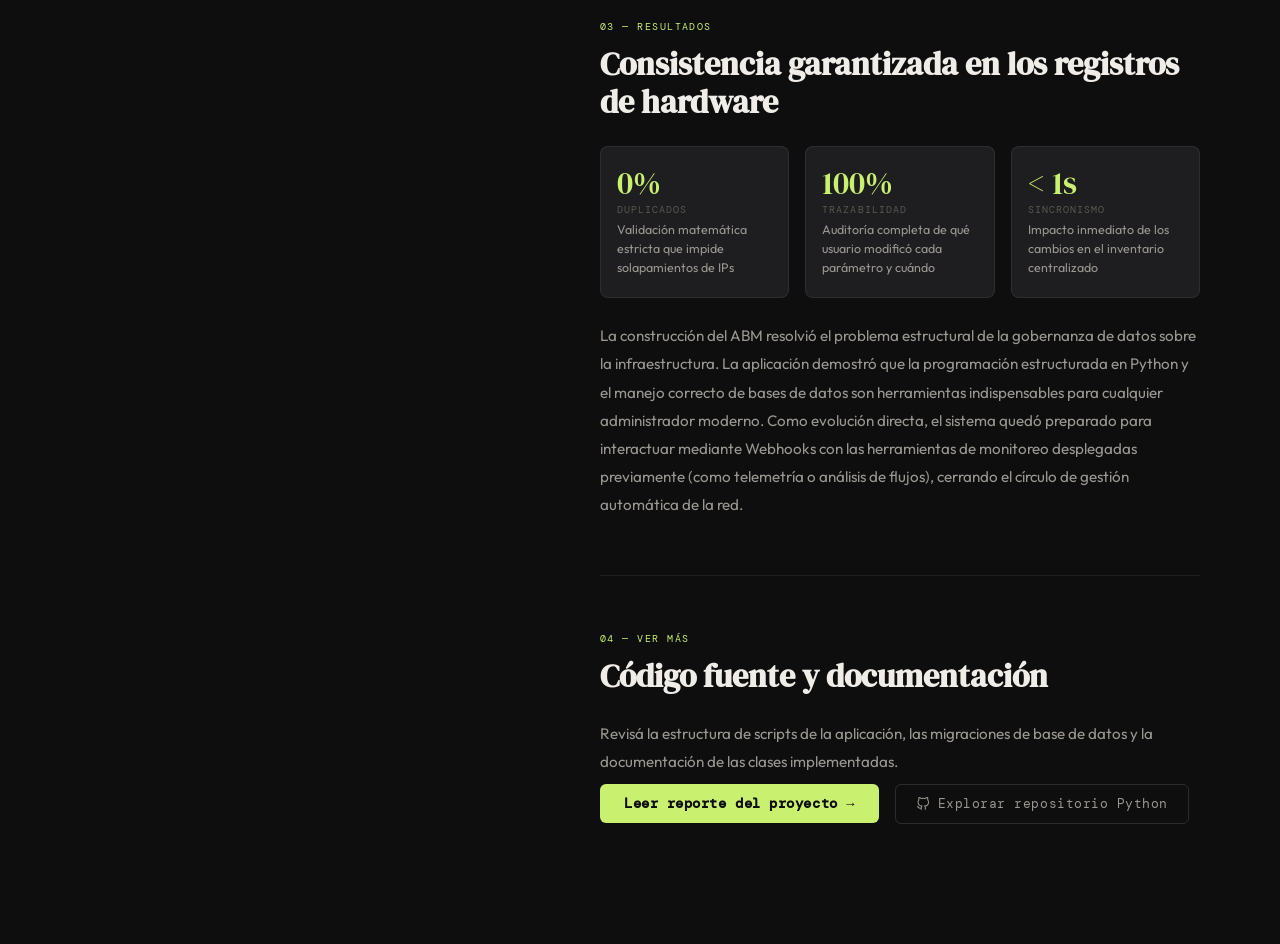
<file: HTML/Proyectos/ABM.html>
<!DOCTYPE html>
<html lang="es">
<head>
<meta charset="UTF-8">
<meta name="viewport" content="width=device-width, initial-scale=1.0">
<title>ABM de Dispositivos de Red — Portafolio</title>
<link rel="preconnect" href="https://fonts.googleapis.com">
<link href="https://fonts.googleapis.com/css2?family=DM+Serif+Display:ital@0;1&family=DM+Mono:wght@400;500&family=Outfit:wght@300;400;500;600&display=swap" rel="stylesheet">
<link rel="stylesheet" href="../../Styles/style.css">
</head>
<body>

<button class="menu-toggle" id="menuToggle" aria-label="Abrir menú">
  <svg viewBox="0 0 24 24" fill="none" stroke="currentColor" stroke-width="1.8"><line x1="3" y1="6" x2="21" y2="6"/><line x1="3" y1="12" x2="21" y2="12"/><line x1="3" y1="18" x2="21" y2="18"/></svg>
</button>
<div class="sidebar-overlay" id="sidebarOverlay"></div>

<aside id="sidebar">
  <div class="sidebar-name">Renzo Gómez Terrussi</div>
  <div class="sidebar-role">Analista en Sistemas de Información</div>

  <div class="stack-section">
    <div class="stack-label">Stack Tecnológico</div>
    <div class="stack-tags">
      <span class="tag">Python</span>
      <span class="tag">Linux</span>
      <span class="tag">SQL</span>
      <span class="tag">Zabbix</span>
      <span class="tag">GNS3</span>
      <span class="tag">SNMP</span>
    </div>
  </div>

  <div class="nav-divider"></div>

  <nav>
    <a href="../../index.html" class="nav-item">
      <svg class="nav-icon" viewBox="0 0 24 24" fill="none" stroke="currentColor" stroke-width="1.8"><path d="M3 9l9-7 9 7v11a2 2 0 0 1-2 2H5a2 2 0 0 1-2-2z"/></svg>
      Inicio
    </a>
    <a href="../projects.html" class="nav-item active">
      <svg class="nav-icon" viewBox="0 0 24 24" fill="none" stroke="currentColor" stroke-width="1.8"><rect x="2" y="3" width="20" height="14" rx="2"/><path d="M8 21h8M12 17v4"/></svg>
      Proyectos
    </a>
    <a href="../blog.html" class="nav-item">
      <svg class="nav-icon" viewBox="0 0 24 24" fill="none" stroke="currentColor" stroke-width="1.8"><path d="M12 20h9"/><path d="M16.5 3.5a2.121 2.121 0 0 1 3 3L7 19l-4 1 1-4L16.5 3.5z"/></svg>
      Blog
    </a>
    <a href="../../Assets/ui-kit.html" class="nav-item">
      <svg class="nav-icon" viewBox="0 0 24 24" fill="none" stroke="currentColor" stroke-width="1.8"><path d="M12 20h9"/><path d="M16.5 3.5a2.121 2.121 0 0 1 3 3L7 19l-4 1 1-4L16.5 3.5z"/></svg>
      UI Kit
    </a>
    <a href="../../Assets/cv.pdf" download class="nav-item nav-download">
      <svg class="nav-icon" viewBox="0 0 24 24" fill="none" stroke="currentColor" stroke-width="1.8"><path d="M21 15v4a2 2 0 0 1-2 2H5a2 2 0 0 1-2-2v-4"/><polyline points="7 10 12 15 17 10"/><line x1="12" y1="15" x2="12" y2="3"/></svg>
      Descargar CV
    </a>
  </nav>

  <div class="contact-links">
    <a href="https://linkedin.com/renzo-gómez-terrussi/" target="_blank" class="contact-link" title="LinkedIn">
      <svg viewBox="0 0 24 24" fill="none" stroke="currentColor" stroke-width="1.8"><path d="M16 8a6 6 0 0 1 6 6v7h-4v-7a2 2 0 0 0-2-2 2 2 0 0 0-2 2v7h-4v-7a6 6 0 0 1 6-6z"/><rect x="2" y="9" width="4" height="12"/><circle cx="4" cy="4" r="2"/></svg>
    </a>
    <a href="https://github.com/renzoegt" target="_blank" class="contact-link" title="GitHub">
      <svg viewBox="0 0 24 24" fill="none" stroke="currentColor" stroke-width="1.8"><path d="M9 19c-5 1.5-5-2.5-7-3m14 6v-3.87a3.37 3.37 0 0 0-.94-2.61c3.14-.35 6.44-1.54 6.44-7A5.44 5.44 0 0 0 20 4.77 5.07 5.07 0 0 0 19.91 1S18.73.65 16 2.48a13.38 13.38 0 0 0-7 0C6.27.65 5.09 1 5.09 1A5.07 5.07 0 0 0 5 4.77a5.44 5.44 0 0 0-1.5 3.78c0 5.42 3.3 6.61 6.44 7A3.37 3.37 0 0 0 9 18.13V22"/></svg>
    </a>
    <a href="https://mail.google.com/mail/?view=cm&fs=1&to=gomezterrussirenzo@gmail.com" target="_blank" class="contact-link" title="Email">
      <svg viewBox="0 0 24 24" fill="none" stroke="currentColor" stroke-width="1.8"><path d="M4 4h16c1.1 0 2 .9 2 2v12c0 1.1-.9 2-2 2H4c-1.1 0-2-.9-2-2V6c0-1.1.9-2 2-2z"/><polyline points="22,6 12,13 2,6"/></svg>
    </a>
    
  </div>
</aside>
<main>

  <div class="entry-back-bar">
    <a href="../projects.html" class="back-link">
      <svg viewBox="0 0 24 24" fill="none" stroke="currentColor" stroke-width="1.8"><polyline points="15 18 9 12 15 6"/></svg>
      Proyectos
    </a>
    <div class="back-divider"></div>
    <span class="back-current">ABM de Dispositivos</span>
  </div>

  <div class="project-hero">
    <div class="project-hero-meta">
      <span class="project-hero-year">2026</span>
      <div class="project-hero-tags">
        <span class="ptag ptag-green">Python</span>
        <span class="ptag ptag-teal">SQL</span>
        <span class="ptag ptag-orange">API REST</span>
        <span class="ptag ptag-default">NetDevOps</span>
      </div>
    </div>
    <h1 class="project-hero-title">Gestión de Inventario<br><em>y Aprovisionamiento</em></h1>
    <p class="project-hero-summary">
      Desarrollo de un sistema centralizado de gestión para el control de inventario de hardware de red, permitiendo la automatización de configuraciones base y auditorías lógicas sobre la topología.
    </p>
  </div>

  <div style="margin-top: 24px; justify-content: center; display: flex;">
        <div class="post-main-image" style="width: 66%;">
            <img style="width: 100%; height: auto;" src="../../Assets/ABM.webp" alt="arquitectura de monitoreo con SNMP, Zabbix y Grafana">
        </div>
  </div>

  <div class="project-content">

    <div class="project-info-col">

      <div class="info-block">
        <div class="info-block-label">Rol</div>
        <div class="info-block-value">Desarrollador de Software / NetDevOps</div>
      </div>

      <div class="info-block">
        <div class="info-block-label">Período</div>
        <div class="info-block-value">May 2026</div>
      </div>

      <div class="info-block">
        <div class="info-block-label">Entorno</div>
        <div class="info-block-value">Desarrollo e Integración Local</div>
      </div>

      <div class="info-block">
        <div class="info-tags">
          <span class="tag">Python</span>
          <span class="tag">SQLite / PostgreSQL</span>
          <span class="tag">JSON-RPC</span>
          <span class="tag">SSH Automation</span>
        </div>
      </div>

      <div class="info-block">
        <div class="info-block-label">Links</div>
        <div class="info-block-value">
          <a href="../../Assets/ABM.pdf" target="_blank">↗ Documentación</a><br>
        </div>
      </div>

    </div>

    <div class="project-body">

      <div class="entry-section" id="problema">
        <div class="entry-section-label">01 — El Problema</div>
        <h2 class="entry-section-title">El caos del inventario manual y las desconfiguraciones lógicas</h2>

        <div class="entry-prose">
          <p>
            En redes medianas y grandes, llevar el control de qué dispositivos están activos, qué versiones de firmware ejecutan y qué direcciones IP tienen asignadas mediante planillas de cálculo estáticas es una receta segura para el desastre operativo. 
          </p>
          <p>
            La falta de un sistema centralizado para dar de Alta, Baja o Modificar (ABM) equipos provoca inconsistencias críticas, como IPs duplicadas, configuraciones desactualizadas o routers huérfanos sin registrar. El desafío consistía en diseñar una aplicación lógica que sirviera como única fuente de verdad (Single Source of Truth) para el inventario, conectando el almacenamiento relacional con la posibilidad de auditar de forma directa el estado de los equipos.
          </p>
        </div>

        <div class="entry-callout">
          <strong>Insight clave:</strong> Un error de transcripción manual en una dirección de gestión puede dejar fuera de línea a un segmento entero de la topología. Automatizar el ABM elimina el factor de error humano.
        </div>

        <div style="margin-top: 24px; justify-content: center; display: flex;">
            <div class="post-main-image" style="width: 80%;">
                <img style="width: 100%; height: auto;" src="../../Assets/red-abm.webp" alt="arquitectura de monitoreo con SNMP, Zabbix y Grafana">
            </div>
        </div>

      </div>

      <div class="entry-section" id="metodologia">
        <div class="entry-section-label">02 — Metodología</div>
        <h2 class="entry-section-title">Ciclo de desarrollo estructurado para NetDevOps</h2>

        <div class="entry-prose">
          <p>
            Para garantizar la confiabilidad y la modularidad del sistema de gestión, el desarrollo se segmentó en etapas claras de arquitectura de software aplicada a la infraestructura:
          </p>
        </div>

        <ul class="steps-list">
          <li class="step-item">
            <div class="step-num">01</div>
            <div class="step-body">
              <div class="step-title">Modelado del Esquema Relacional</div>
              <div class="step-desc">Diseño de las tablas de base de datos para almacenar hosts, familias de equipos, asignación de subredes e historiales lógicos de modificación.</div>
            </div>
          </li>
          <li class="step-item">
            <div class="step-num">02</div>
            <div class="step-body">
              <div class="step-title">Desarrollo de la Lógica en Python (CRUD)</div>
              <div class="step-desc">Programación de las funciones nucleares para el manejo de Altas (con validación estricta de formatos IP), Bajas lógicas (preservando logs) y Modificaciones.</div>
            </div>
          </li>
          <li class="step-item">
            <div class="step-num">03</div>
            <div class="step-body">
              <div class="step-title">Integración con Capa de Abstracción de Red</div>
              <div class="step-desc">Implementación de conectores programáticos para que, al dar de alta o modificar un equipo, el sistema valide la accesibilidad física del nodo mediante protocolos estándar de comunicación.</div>
            </div>
          </li>
          <li class="step-item">
            <div class="step-num">04</div>
            <div class="step-body">
              <div class="step-title">Pruebas unitarias de consistencia</div>
              <div class="step-desc">Ejecución de baterías de pruebas para asegurar que modificaciones concurrentes o ingresos inválidos de red sean rechazados correctamente por el backend.</div>
            </div>
          </li>
        </ul>


      </div>

      <div class="entry-section" id="resultados">
        <div class="entry-section-label">03 — Resultados</div>
        <h2 class="entry-section-title">Consistencia garantizada en los registros de hardware</h2>

        <div class="metrics-row">
          <div class="metric-card">
            <div class="metric-value">0%</div>
            <div class="metric-label">Duplicados</div>
            <div class="metric-desc">Validación matemática estricta que impide solapamientos de IPs</div>
          </div>
          <div class="metric-card">
            <div class="metric-value">100%</div>
            <div class="metric-label">Trazabilidad</div>
            <div class="metric-desc">Auditoría completa de qué usuario modificó cada parámetro y cuándo</div>
          </div>
          <div class="metric-card">
            <div class="metric-value">&lt; 1s</div>
            <div class="metric-label">Sincronismo</div>
            <div class="metric-desc">Impacto inmediato de los cambios en el inventario centralizado</div>
          </div>
        </div>

        <div class="entry-prose">
          <p>
            La construcción del ABM resolvió el problema estructural de la gobernanza de datos sobre la infraestructura. La aplicación demostró que la programación estructurada en Python y el manejo correcto de bases de datos son herramientas indispensables para cualquier administrador moderno. Como evolución directa, el sistema quedó preparado para interactuar mediante Webhooks con las herramientas de monitoreo desplegadas previamente (como telemetría o análisis de flujos), cerrando el círculo de gestión automática de la red.
          </p>
        </div>

      </div>

      <div class="entry-section" id="links">
        <div class="entry-section-label">04 — Ver más</div>
        <h2 class="entry-section-title">Código fuente y documentación</h2>

        <div class="entry-prose">
          <p>
            Revisá la estructura de scripts de la aplicación, las migraciones de base de datos y la documentación de las clases implementadas.
          </p>
        </div>

        <div class="project-cta-row">
          <a href="../../Assets/ABM.pdf" target="_blank" class="btn-primary">
            Leer reporte del proyecto →
          </a>
          <a href="https://github.com/Renzoegt/gestor-backup-red" target="_blank" class="btn-cta-outline">
            <svg viewBox="0 0 24 24" fill="none" stroke="currentColor" stroke-width="1.8"><path d="M9 19c-5 1.5-5-2.5-7-3m14 6v-3.87a3.37 3.37 0 0 0-.94-2.61c3.14-.35 6.44-1.54 6.44-7A5.44 5.44 0 0 0 20 4.77 5.07 5.07 0 0 0 19.91 1S18.73.65 16 2.48a13.38 13.38 0 0 0-7 0C6.27.65 5.09 1 5.09 1A5.07 5.07 0 0 0 5 4.77a5.44 5.44 0 0 0-1.5 3.78c0 5.42 3.3 6.61 6.44 7A3.37 3.37 0 0 0 9 18.13V22"/></svg>
            Explorar repositorio Python
          </a>
        </div>

      </div>

    </div></div></main>

<script src="../../Scripts/hamburguesa.js"></script>
</body>
</html>
</file>
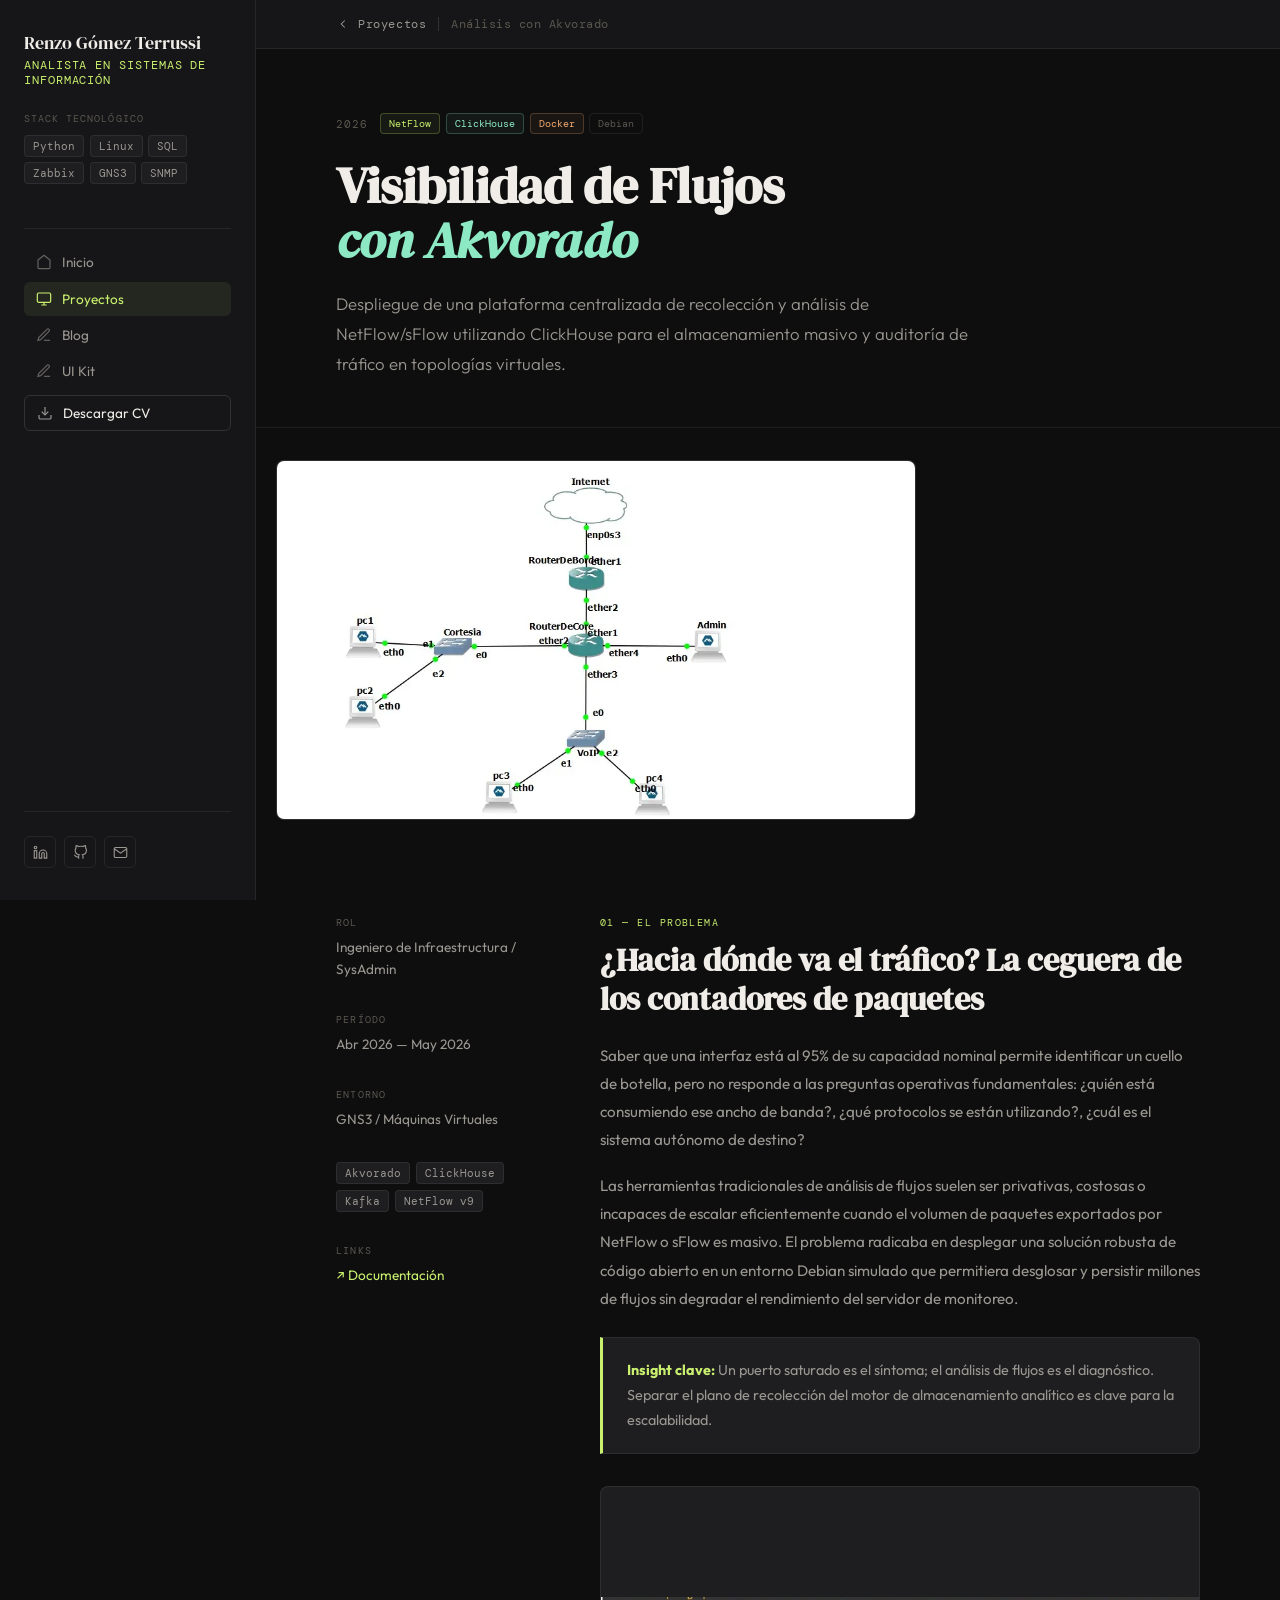
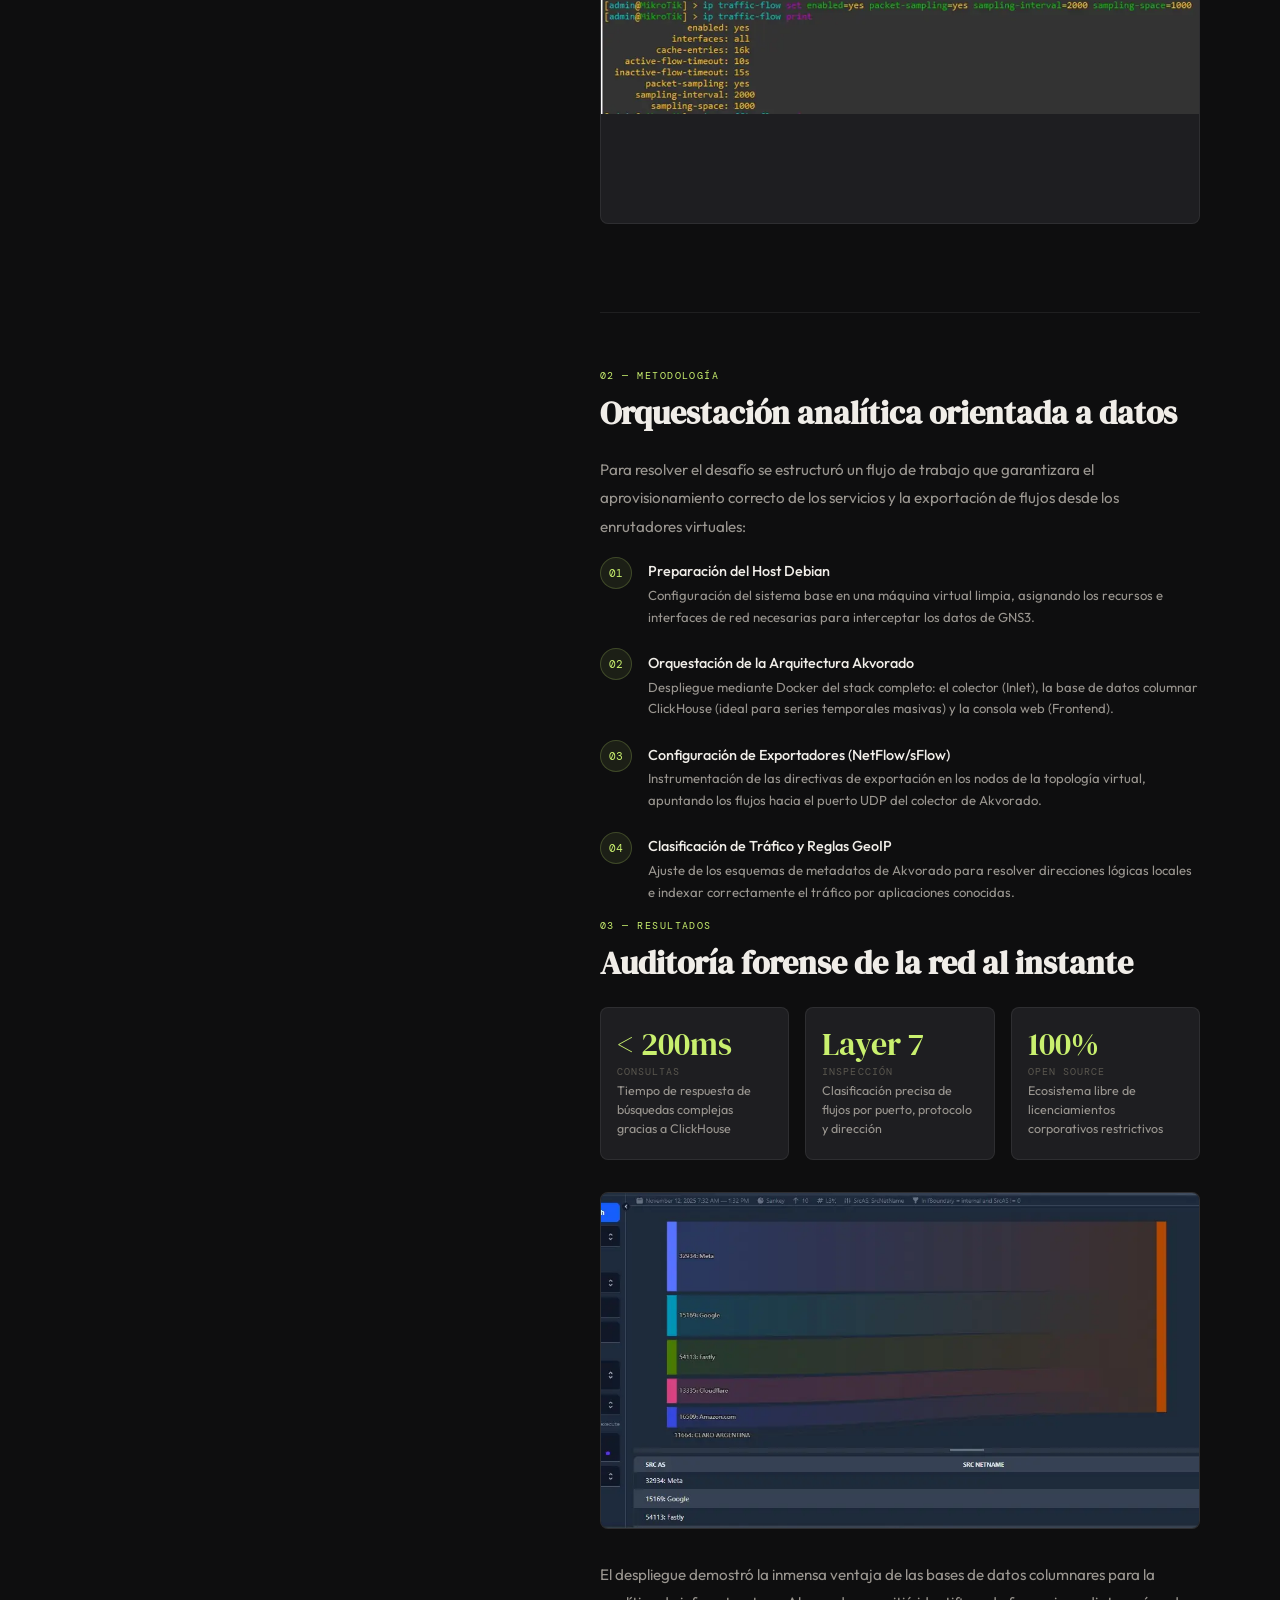
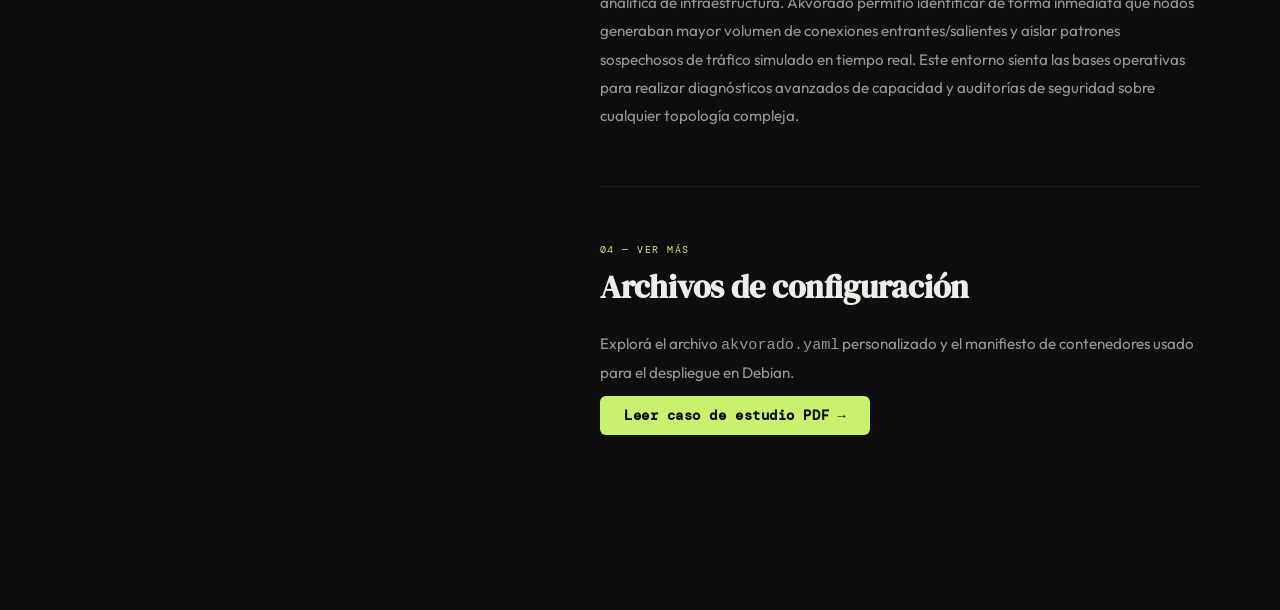
<file: HTML/Proyectos/akvorado.html>
<!DOCTYPE html>
<html lang="es">
<head>
<meta charset="UTF-8">
<meta name="viewport" content="width=device-width, initial-scale=1.0">
<title>Análisis de Flujos con Akvorado — Portafolio</title>
<link rel="preconnect" href="https://fonts.googleapis.com">
<link href="https://fonts.googleapis.com/css2?family=DM+Serif+Display:ital@0;1&family=DM+Mono:wght@400;500&family=Outfit:wght@300;400;500;600&display=swap" rel="stylesheet">
<link rel="stylesheet" href="../../Styles/style.css">
</head>
<body>

<button class="menu-toggle" id="menuToggle" aria-label="Abrir menú">
  <svg viewBox="0 0 24 24" fill="none" stroke="currentColor" stroke-width="1.8"><line x1="3" y1="6" x2="21" y2="6"/><line x1="3" y1="12" x2="21" y2="12"/><line x1="3" y1="18" x2="21" y2="18"/></svg>
</button>
<div class="sidebar-overlay" id="sidebarOverlay"></div>

<!-- SIDEBAR -->
<aside id="sidebar">
  <div class="sidebar-name">Renzo Gómez Terrussi</div>
  <div class="sidebar-role">Analista en Sistemas de Información</div>

  <div class="stack-section">
    <div class="stack-label">Stack Tecnológico</div>
    <div class="stack-tags">
      <span class="tag">Python</span>
      <span class="tag">Linux</span>
      <span class="tag">SQL</span>
      <span class="tag">Zabbix</span>
      <span class="tag">GNS3</span>
      <span class="tag">SNMP</span>
    </div>
  </div>

  <div class="nav-divider"></div>

  <nav>
    <a href="../../index.html" class="nav-item">
      <svg class="nav-icon" viewBox="0 0 24 24" fill="none" stroke="currentColor" stroke-width="1.8"><path d="M3 9l9-7 9 7v11a2 2 0 0 1-2 2H5a2 2 0 0 1-2-2z"/></svg>
      Inicio
    </a>
    <a href="../projects.html" class="nav-item active">
      <svg class="nav-icon" viewBox="0 0 24 24" fill="none" stroke="currentColor" stroke-width="1.8"><rect x="2" y="3" width="20" height="14" rx="2"/><path d="M8 21h8M12 17v4"/></svg>
      Proyectos
    </a>
    <a href="../blog.html" class="nav-item">
      <svg class="nav-icon" viewBox="0 0 24 24" fill="none" stroke="currentColor" stroke-width="1.8"><path d="M12 20h9"/><path d="M16.5 3.5a2.121 2.121 0 0 1 3 3L7 19l-4 1 1-4L16.5 3.5z"/></svg>
      Blog
    </a>
    <a href="../../Assets/ui-kit.html" class="nav-item">
      <svg class="nav-icon" viewBox="0 0 24 24" fill="none" stroke="currentColor" stroke-width="1.8"><path d="M12 20h9"/><path d="M16.5 3.5a2.121 2.121 0 0 1 3 3L7 19l-4 1 1-4L16.5 3.5z"/></svg>
      UI Kit
    </a>
    <a href="../../Assets/cv.pdf" download class="nav-item nav-download">
      <svg class="nav-icon" viewBox="0 0 24 24" fill="none" stroke="currentColor" stroke-width="1.8"><path d="M21 15v4a2 2 0 0 1-2 2H5a2 2 0 0 1-2-2v-4"/><polyline points="7 10 12 15 17 10"/><line x1="12" y1="15" x2="12" y2="3"/></svg>
      Descargar CV
    </a>
  </nav>

  <div class="contact-links">
    <a href="https://linkedin.com/renzo-gómez-terrussi/" target="_blank" class="contact-link" title="LinkedIn">
      <svg viewBox="0 0 24 24" fill="none" stroke="currentColor" stroke-width="1.8"><path d="M16 8a6 6 0 0 1 6 6v7h-4v-7a2 2 0 0 0-2-2 2 2 0 0 0-2 2v7h-4v-7a6 6 0 0 1 6-6z"/><rect x="2" y="9" width="4" height="12"/><circle cx="4" cy="4" r="2"/></svg>
    </a>
    <a href="https://github.com/renzoegt" target="_blank" class="contact-link" title="GitHub">
      <svg viewBox="0 0 24 24" fill="none" stroke="currentColor" stroke-width="1.8"><path d="M9 19c-5 1.5-5-2.5-7-3m14 6v-3.87a3.37 3.37 0 0 0-.94-2.61c3.14-.35 6.44-1.54 6.44-7A5.44 5.44 0 0 0 20 4.77 5.07 5.07 0 0 0 19.91 1S18.73.65 16 2.48a13.38 13.38 0 0 0-7 0C6.27.65 5.09 1 5.09 1A5.07 5.07 0 0 0 5 4.77a5.44 5.44 0 0 0-1.5 3.78c0 5.42 3.3 6.61 6.44 7A3.37 3.37 0 0 0 9 18.13V22"/></svg>
    </a>
    <a href="https://mail.google.com/mail/?view=cm&fs=1&to=gomezterrussirenzo@gmail.com" target="_blank" class="contact-link" title="Email">
      <svg viewBox="0 0 24 24" fill="none" stroke="currentColor" stroke-width="1.8"><path d="M4 4h16c1.1 0 2 .9 2 2v12c0 1.1-.9 2-2 2H4c-1.1 0-2-.9-2-2V6c0-1.1.9-2 2-2z"/><polyline points="22,6 12,13 2,6"/></svg>
    </a>
    
  </div>
</aside>

<!-- MAIN -->
<main>

  <!-- BACK BAR -->
  <div class="entry-back-bar">
    <a href="../projects.html" class="back-link">
      <svg viewBox="0 0 24 24" fill="none" stroke="currentColor" stroke-width="1.8"><polyline points="15 18 9 12 15 6"/></svg>
      Proyectos
    </a>
    <div class="back-divider"></div>
    <span class="back-current">Análisis con Akvorado</span>
  </div>

  <!-- HERO -->
  <div class="project-hero">
    <div class="project-hero-meta">
      <span class="project-hero-year">2026</span>
      <div class="project-hero-tags">
        <span class="ptag ptag-green">NetFlow</span>
        <span class="ptag ptag-teal">ClickHouse</span>
        <span class="ptag ptag-orange">Docker</span>
        <span class="ptag ptag-default">Debian</span>
      </div>
    </div>
    <h1 class="project-hero-title">Visibilidad de Flujos<br><em>con Akvorado</em></h1>
    <p class="project-hero-summary">
      Despliegue de una plataforma centralizada de recolección y análisis de NetFlow/sFlow utilizando ClickHouse para el almacenamiento masivo y auditoría de tráfico en topologías virtuales.
    </p>
  </div>

  <!-- COVER IMAGE -->
  <div class="entry-image" style="margin-left: 20px; margin-right: 20px;">
        <img src="../../Assets/red-akvorado.webp" alt="Diagrama conceptual de exportación de NetFlow desde un router hacia un colector centralizado">
    </div>


  <!-- CONTENT GRID: info col + body -->
  <div class="project-content">

    <!-- INFO COLUMN -->
    <div class="project-info-col">

      <div class="info-block">
        <div class="info-block-label">Rol</div>
        <div class="info-block-value">Ingeniero de Infraestructura / SysAdmin</div>
      </div>

      <div class="info-block">
        <div class="info-block-label">Período</div>
        <div class="info-block-value">Abr 2026 — May 2026</div>
      </div>

      <div class="info-block">
        <div class="info-block-label">Entorno</div>
        <div class="info-block-value">GNS3 / Máquinas Virtuales</div>
      </div>

      <div class="info-block">
        <div class="info-tags">
          <span class="tag">Akvorado</span>
          <span class="tag">ClickHouse</span>
          <span class="tag">Kafka</span>
          <span class="tag">NetFlow v9</span>
        </div>
      </div>

      <div class="info-block">
        <div class="info-block-label">Links</div>
        <div class="info-block-value">
          <a href="../../Assets/Akvorado.pdf" target="_blank">↗ Documentación</a><br>
        </div>
      </div>

    </div>

    <!-- BODY -->
    <div class="project-body">

      <!-- SECCIÓN 1: PROBLEMA -->
      <div class="entry-section" id="problema">
        <div class="entry-section-label">01 — El Problema</div>
        <h2 class="entry-section-title">¿Hacia dónde va el tráfico? La ceguera de los contadores de paquetes</h2>

        <div class="entry-prose">
          <p>
            Saber que una interfaz está al 95% de su capacidad nominal permite identificar un cuello de botella, pero no responde a las preguntas operativas fundamentales: ¿quién está consumiendo ese ancho de banda?, ¿qué protocolos se están utilizando?, ¿cuál es el sistema autónomo de destino?
          </p>
          <p>
            Las herramientas tradicionales de análisis de flujos suelen ser privativas, costosas o incapaces de escalar eficientemente cuando el volumen de paquetes exportados por NetFlow o sFlow es masivo. El problema radicaba en desplegar una solución robusta de código abierto en un entorno Debian simulado que permitiera desglosar y persistir millones de flujos sin degradar el rendimiento del servidor de monitoreo.
          </p>
        </div>

        <div class="entry-callout">
          <strong>Insight clave:</strong> Un puerto saturado es el síntoma; el análisis de flujos es el diagnóstico. Separar el plano de recolección del motor de almacenamiento analítico es clave para la escalabilidad.
        </div>

        <div style="height: auto;" class="entry-image">
          <img style="width: 100%; object-fit: contain;" src="../../Assets/config-akvorado.webp" alt="Diagrama conceptual de exportación de NetFlow desde un router hacia un colector centralizado">
        </div>

      </div>

      <!-- SECCIÓN 2: METODOLOGÍA -->
      <div class="entry-section" id="metodologia">
        <div class="entry-section-label">02 — Metodología</div>
        <h2 class="entry-section-title">Orquestación analítica orientada a datos</h2>

        <div class="entry-prose">
          <p>
            Para resolver el desafío se estructuró un flujo de trabajo que garantizara el aprovisionamiento correcto de los servicios y la exportación de flujos desde los enrutadores virtuales:
          </p>
        </div>

        <ul class="steps-list">
          <li class="step-item">
            <div class="step-num">01</div>
            <div class="step-body">
              <div class="step-title">Preparación del Host Debian</div>
              <div class="step-desc">Configuración del sistema base en una máquina virtual limpia, asignando los recursos e interfaces de red necesarias para interceptar los datos de GNS3.</div>
            </div>
          </li>
          <li class="step-item">
            <div class="step-num">02</div>
            <div class="step-body">
              <div class="step-title">Orquestación de la Arquitectura Akvorado</div>
              <div class="step-desc">Despliegue mediante Docker del stack completo: el colector (Inlet), la base de datos columnar ClickHouse (ideal para series temporales masivas) y la consola web (Frontend).</div>
            </div>
          </li>
          <li class="step-item">
            <div class="step-num">03</div>
            <div class="step-body">
              <div class="step-title">Configuración de Exportadores (NetFlow/sFlow)</div>
              <div class="step-desc">Instrumentación de las directivas de exportación en los nodos de la topología virtual, apuntando los flujos hacia el puerto UDP del colector de Akvorado.</div>
            </div>
          </li>
          <li class="step-item">
            <div class="step-num">04</div>
            <div class="step-body">
              <div class="step-title">Clasificación de Tráfico y Reglas GeoIP</div>
              <div class="step-desc">Ajuste de los esquemas de metadatos de Akvorado para resolver direcciones lógicas locales e indexar correctamente el tráfico por aplicaciones conocidas.</div>
            </div>
          </li>
        </ul>

      <!-- SECCIÓN 3: RESULTADOS -->
      <div class="entry-section" id="resultados">
        <div class="entry-section-label">03 — Resultados</div>
        <h2 class="entry-section-title">Auditoría forense de la red al instante</h2>

        <div class="metrics-row">
          <div class="metric-card">
            <div class="metric-value">&lt; 200ms</div>
            <div class="metric-label">Consultas</div>
            <div class="metric-desc">Tiempo de respuesta de búsquedas complejas gracias a ClickHouse</div>
          </div>
          <div class="metric-card">
            <div class="metric-value">Layer 7</div>
            <div class="metric-label">Inspección</div>
            <div class="metric-desc">Clasificación precisa de flujos por puerto, protocolo y dirección</div>
          </div>
          <div class="metric-card">
            <div class="metric-value">100%</div>
            <div class="metric-label">Open Source</div>
            <div class="metric-desc">Ecosistema libre de licenciamientos corporativos restrictivos</div>
          </div>
        </div>
        <div class="entry-image">
          <img src="../../Assets/akvorado.webp" alt="Diagrama conceptual de exportación de NetFlow desde un router hacia un colector centralizado">
        </div>
        <div class="entry-prose">
          <p>
            El despliegue demostró la inmensa ventaja de las bases de datos columnares para la analítica de infraestructura. Akvorado permitió identificar de forma inmediata qué nodos generaban mayor volumen de conexiones entrantes/salientes y aislar patrones sospechosos de tráfico simulado en tiempo real. Este entorno sienta las bases operativas para realizar diagnósticos avanzados de capacidad y auditorías de seguridad sobre cualquier topología compleja.
          </p>
        </div>

      </div>

      <!-- SECCIÓN 4: LINKS -->
      <div class="entry-section" id="links">
        <div class="entry-section-label">04 — Ver más</div>
        <h2 class="entry-section-title">Archivos de configuración</h2>

        <div class="entry-prose">
          <p>
            Explorá el archivo <code>akvorado.yaml</code> personalizado y el manifiesto de contenedores usado para el despliegue en Debian.
          </p>
        </div>

        <div class="project-cta-row">
          <a href="../../Assets/Akvorado.pdf" target="_blank" class="btn-primary">
            Leer caso de estudio PDF →
          </a>
        </div>

      </div>

    </div>
  </div>

</main>

<script src="../../Scripts/hamburguesa.js"></script>
</body>
</html>
</file>
<file: Styles/style.css>
/* PORTFOLIO — style.css
   Breakpoints:
     Desktop  → > 1024px   (sidebar fija, layout 20/80)
     Tablet   → 640–1024px (sidebar colapsada, slide-in con botón)
     Mobile   → < 640px    (layout lineal, sidebar slide-in)
/* ── RESET ── */
*, *::before, *::after { box-sizing: border-box; margin: 0; padding: 0; }

/* ── TOKENS ── */
:root {
  --bg:      #0e0e0f;
  --bg2:     #161618;
  --bg3:     #1e1e21;
  --surface: #242428;
  --border:  rgba(255,255,255,0.07);
  --border2: rgba(255,255,255,0.12);
  --text:    #f0ede8;
  --text2:   #9a9690;
  --text3:   #5a574f;
  --accent:  #c9f06e;
  --accent2: #8de8c4;
  --accent3: #f0a96e;
  --font-serif: 'DM Serif Display', serif;
  --font-mono:  'DM Mono', monospace;
  --font-sans:  'Outfit', sans-serif;
  --sidebar-w:   clamp(220px, 20%, 300px);
  --content-pad: 5rem;
}

/* ── BASE ── */
html { font-family: var(--font-sans); background: var(--bg); color: var(--text); scroll-behavior: smooth; }
body { display: flex; min-height: 100vh; }
img  { display: block; max-width: 100%; }

/* ── SCROLLBAR ── */
::-webkit-scrollbar { width: 4px; }
::-webkit-scrollbar-track { background: var(--bg2); }
::-webkit-scrollbar-thumb { background: var(--surface); border-radius: 2px; }


/*  SIDEBAR*/
aside {
  width: var(--sidebar-w);
  background: var(--bg2);
  border-right: 1px solid var(--border);
  position: fixed;
  top: 0; left: 0; bottom: 0;
  display: flex;
  flex-direction: column;
  padding: 2rem 1.5rem;
  overflow-y: auto;
  z-index: 200;
  transition: transform 0.3s ease;
}

.profile-photo {
  width: 72px; height: 72px;
  border-radius: 50%;
  background: var(--surface);
  border: 2px solid var(--border2);
  overflow: hidden;
  margin-bottom: 1rem;
  flex-shrink: 0;
  display: flex;
  align-items: center;
  justify-content: center;
}

.profile-photo img { width: 100%; height: 100%; object-fit: cover; }

.profile-photo-placeholder {
  font-family: var(--font-mono);
  font-size: 22px;
  color: var(--accent);
  font-weight: 500;
}

.sidebar-name { font-family: var(--font-serif); font-size: 1.15rem; color: var(--text); line-height: 1.2; margin-bottom: 0.25rem; }
.sidebar-role { font-size: 0.72rem; color: var(--accent); font-family: var(--font-mono); letter-spacing: 0.08em; text-transform: uppercase; margin-bottom: 1.5rem; }

.stack-section { margin-bottom: 1.75rem; }
.stack-label { font-size: 0.65rem; font-family: var(--font-mono); color: var(--text3); text-transform: uppercase; letter-spacing: 0.1em; margin-bottom: 0.6rem; }
.stack-tags { display: flex; flex-wrap: wrap; gap: 0.35rem; }

.tag { font-size: 0.68rem; font-family: var(--font-mono); color: var(--text2); background: var(--bg3); border: 1px solid var(--border); border-radius: 4px; padding: 3px 8px; transition: color 0.2s, border-color 0.2s; }
.tag:hover { color: var(--accent2); border-color: rgba(141,232,196,0.3); }

.nav-divider { height: 1px; background: var(--border); margin: 1rem 0; }

nav { display: flex; flex-direction: column; gap: 0.15rem; flex: 1; }

.nav-item { display: flex; align-items: center; gap: 0.6rem; padding: 0.5rem 0.75rem; border-radius: 6px; color: var(--text2); text-decoration: none; font-size: 0.85rem; font-weight: 400; transition: all 0.18s; cursor: pointer; white-space: nowrap; }
.nav-item:hover  { background: var(--bg3); color: var(--text); }
.nav-item.active { background: rgba(201,240,110,0.08); color: var(--accent); }

.nav-icon { width: 16px; height: 16px; opacity: 0.6; flex-shrink: 0; }
.nav-item.active .nav-icon { opacity: 1; }

.nav-download { border: 1px solid var(--border2); margin-top: 0.25rem; color: var(--text); }
.nav-download:hover { border-color: var(--accent); color: var(--accent); background: rgba(201,240,110,0.05); }

.contact-links { margin-top: auto; padding-top: 1.5rem; border-top: 1px solid var(--border); display: flex; gap: 0.5rem; flex-wrap: wrap; }
.contact-link { display: flex; align-items: center; justify-content: center; width: 32px; height: 32px; border-radius: 6px; border: 1px solid var(--border); color: var(--text2); text-decoration: none; transition: all 0.18s; }
.contact-link:hover { border-color: var(--border2); color: var(--text); background: var(--bg3); }
.contact-link svg { width: 15px; height: 15px; }

/* Hamburger — hidden on desktop */
.menu-toggle {
  display: none;
  position: fixed;
  top: 1rem; left: 1rem;
  z-index: 300;
  width: 40px; height: 40px;
  border-radius: 8px;
  background: var(--bg2);
  border: 1px solid var(--border2);
  cursor: pointer;
  align-items: center;
  justify-content: center;
  color: var(--text2);
  transition: color 0.18s, background 0.18s;
}
.menu-toggle:hover { color: var(--text); background: var(--bg3); }
.menu-toggle svg { width: 18px; height: 18px; }

/* Overlay */
.sidebar-overlay { display: none; position: fixed; inset: 0; background: rgba(0,0,0,0.6); z-index: 150; }


/* MAIN CONTENT*/
main { margin-left: var(--sidebar-w); flex: 1; min-height: 100vh; display: flex; flex-direction: column; }

section { padding: var(--content-pad); }

/* ── PAGE HEADER ── */
.page-header {
  padding: var(--content-pad) var(--content-pad) 3rem;
  border-bottom: 1px solid var(--border);
  background: var(--bg2);
  display: flex;
  align-items: flex-end;
  justify-content: space-between;
  gap: 2rem;
  flex-wrap: wrap;
}

.page-eyebrow { font-family: var(--font-mono); font-size: 0.68rem; color: var(--text3); letter-spacing: 0.12em; text-transform: uppercase; margin-bottom: 0.75rem; }
.page-title { font-family: var(--font-serif); font-size: clamp(2rem, 4vw, 3.2rem); line-height: 1.1; }
.page-title em { font-style: italic; }
.page-subtitle { font-size: 0.9rem; color: var(--text2); line-height: 1.7; max-width: 480px; margin-top: 1rem; }
.project-count { font-family: var(--font-mono); font-size: 0.78rem; color: var(--text3); align-self: flex-end; }

/* ── FILTER BAR ── */
.filter-bar {
  padding: 1.5rem var(--content-pad);
  border-bottom: 1px solid var(--border);
  background: var(--bg);
  display: flex;
  gap: 0.5rem;
  flex-wrap: wrap;
  align-items: center;
  position: sticky;
  top: 0;
  z-index: 10;
}

.filter-label { font-family: var(--font-mono); font-size: 0.68rem; color: var(--text3); letter-spacing: 0.08em; margin-right: 0.5rem; }

.filter-btn { font-family: var(--font-mono); font-size: 0.72rem; padding: 5px 12px; border-radius: 20px; border: 1px solid var(--border); color: var(--text2); background: transparent; cursor: pointer; transition: all 0.18s; letter-spacing: 0.04em; }
.filter-btn:hover { border-color: var(--border2); color: var(--text); }
.filter-btn.active { background: rgba(201,240,110,0.1); border-color: rgba(201,240,110,0.4); color: var(--accent); }
.blog-filters .filter-btn.active { background: rgba(240,169,110,0.1); border-color: rgba(240,169,110,0.4); color: var(--accent3); }


/* ABOUT SECTION (index)*/
#about {
  min-height: 100vh;
  display: flex;
  flex-direction: column;
  justify-content: center;
  background: var(--bg);
  padding-top: 6rem;
  padding-bottom: 4rem;
}

.about-eyebrow { font-family: var(--font-mono); font-size: 0.72rem; color: var(--accent); letter-spacing: 0.12em; text-transform: uppercase; margin-bottom: 1.25rem; display: flex; align-items: center; gap: 0.75rem; }
.about-eyebrow::after { content: ''; display: block; width: 40px; height: 1px; background: var(--accent); opacity: 0.5; }

.about-name { font-family: var(--font-serif); font-size: clamp(2.8rem, 5vw, 4.5rem); line-height: 1.05; color: var(--text); margin-bottom: 0.5rem; }
.about-name em { font-style: italic; color: var(--accent2); }

.about-title { font-size: 1rem; color: var(--text2); font-family: var(--font-mono); font-weight: 400; margin-bottom: 2rem; letter-spacing: 0.04em; }

.value-prop { max-width: 600px; font-size: 1.15rem; line-height: 1.75; color: var(--text); margin-bottom: 2rem; font-weight: 300; }
.value-prop strong { color: var(--accent); font-weight: 500; }

.about-bio { max-width: 560px; font-size: 0.9rem; line-height: 1.8; color: var(--text2); border-left: 2px solid var(--border2); padding-left: 1.25rem; }

.about-cta-group { display: flex; gap: 1rem; margin-top: 2.5rem; flex-wrap: wrap; }

.btn-primary { background: var(--accent); color: #0e0e0f; padding: 0.7rem 1.5rem; border-radius: 6px; font-size: 0.85rem; font-weight: 600; text-decoration: none; font-family: var(--font-mono); letter-spacing: 0.04em; transition: opacity 0.2s, transform 0.15s; display: inline-block; }
.btn-primary:hover { opacity: 0.88; transform: translateY(-1px); }

.btn-ghost { border: 1px solid var(--border2); color: var(--text2); padding: 0.7rem 1.5rem; border-radius: 6px; font-size: 0.85rem; font-weight: 400; text-decoration: none; font-family: var(--font-mono); letter-spacing: 0.04em; transition: all 0.2s; display: inline-block; }
.btn-ghost:hover { color: var(--text); background: var(--bg3); }


/* FEATURED PROJECTS SECTION (index)*/
#featured { background: var(--bg2); border-top: 1px solid var(--border); }

.section-header { margin-bottom: 3rem; }
.section-label { font-family: var(--font-mono); font-size: 0.68rem; color: var(--text3); letter-spacing: 0.12em; text-transform: uppercase; margin-bottom: 0.75rem; }
.section-title { font-family: var(--font-serif); font-size: clamp(1.8rem, 3vw, 2.5rem); line-height: 1.15; color: var(--text); }

.projects-grid,
.projects-grid-full { display: grid; grid-template-columns: repeat(auto-fill, minmax(280px, 1fr)); gap: 1.5rem; }

.project-card { background: var(--bg2); border: 1px solid var(--border); border-radius: 10px; overflow: hidden; text-decoration: none; color: inherit; display: flex; flex-direction: column; transition: border-color 0.2s, transform 0.2s; }
#featured .project-card { background: var(--bg3); }
.project-card:hover { border-color: var(--border2); transform: translateY(-3px); }
.project-card.hidden { display: none; }

.project-thumb { width: 100%; aspect-ratio: 16/9; background: var(--bg3); overflow: hidden; position: relative; display: flex; align-items: center; justify-content: center; }
.projects-grid-full .project-thumb { background: var(--surface); }
.project-thumb img { width: 100%; height: 100%; object-fit: cover; }
.project-thumb-placeholder { font-family: var(--font-mono); font-size: 0.75rem; color: var(--text3); letter-spacing: 0.08em; }

.thumb-overlay { position: absolute; inset: 0; background: rgba(14,14,15,0); display: flex; align-items: center; justify-content: center; transition: background 0.2s; }
.project-card:hover .thumb-overlay { background: rgba(14,14,15,0.45); }
.thumb-cta { font-family: var(--font-mono); font-size: 0.72rem; color: var(--accent); letter-spacing: 0.08em; opacity: 0; transition: opacity 0.2s; border: 1px solid var(--accent); padding: 6px 14px; border-radius: 4px; }
.project-card:hover .thumb-cta { opacity: 1; }

.project-info { padding: 1.25rem 1.25rem 1.5rem; flex: 1; display: flex; flex-direction: column; }
.project-year { font-family: var(--font-mono); font-size: 0.65rem; color: var(--text3); letter-spacing: 0.08em; margin-bottom: 0.4rem; }
.project-name { font-size: 1rem; font-weight: 500; color: var(--text); margin-bottom: 0.5rem; line-height: 1.3; }
.project-desc { font-size: 0.82rem; color: var(--text2); line-height: 1.65; margin-bottom: 1rem; flex: 1; }
.project-tags { display: flex; flex-wrap: wrap; gap: 0.35rem; margin-top: auto; }

.ptag         { font-size: 0.65rem; font-family: var(--font-mono); padding: 3px 8px; border-radius: 4px; border: 1px solid; }
.ptag-green   { color: var(--accent);  border-color: rgba(201,240,110,0.25); background: rgba(201,240,110,0.05); }
.ptag-teal    { color: var(--accent2); border-color: rgba(141,232,196,0.25); background: rgba(141,232,196,0.05); }
.ptag-orange  { color: var(--accent3); border-color: rgba(240,169,110,0.25); background: rgba(240,169,110,0.05); }
.ptag-default { color: var(--text3);   border-color: var(--border);          background: transparent; }

.view-all-wrap { margin-top: 2.5rem; display: flex; align-items: center; gap: 1rem; }
.view-all-link { font-family: var(--font-mono); font-size: 0.8rem; color: var(--accent); text-decoration: none; letter-spacing: 0.05em; display: flex; align-items: center; gap: 0.4rem; transition: gap 0.2s; }
.view-all-link:hover { gap: 0.65rem; }
.view-all-line { height: 1px; flex: 1; max-width: 120px; background: var(--border); }

.projects-content { padding: 3rem var(--content-pad) var(--content-pad); }
.empty-state { text-align: center; padding: 4rem; color: var(--text3); font-family: var(--font-mono); font-size: 0.8rem; display: none; }


/* FOOTER (index)*/
footer { background: var(--bg); border-top: 1px solid var(--border); padding: var(--content-pad); margin-top: auto; }

.footer-cta { display: grid; grid-template-columns: 1fr 1fr; gap: 4rem; align-items: center; margin-bottom: 4rem; padding-bottom: 4rem; border-bottom: 1px solid var(--border); }

.footer-headline { font-family: var(--font-serif); font-size: clamp(1.8rem, 3vw, 2.8rem); line-height: 1.15; color: var(--text); margin-bottom: 1rem; }
.footer-headline em { font-style: italic; color: var(--accent); }
.footer-sub { font-size: 0.9rem; color: var(--text2); line-height: 1.7; max-width: 420px; }
.footer-contacts { display: flex; flex-direction: column; gap: 1rem; }

.footer-contact-item { display: flex; align-items: center; gap: 0.75rem; text-decoration: none; color: var(--text2); font-size: 0.85rem; padding: 0.75rem 1rem; border: 1px solid var(--border); border-radius: 8px; transition: all 0.2s; }
.footer-contact-item:hover { border-color: var(--border2); color: var(--text); background: var(--bg3); }

.footer-contact-icon { width: 32px; height: 32px; border-radius: 6px; background: var(--bg3); display: flex; align-items: center; justify-content: center; flex-shrink: 0; }
.footer-contact-icon svg { width: 14px; height: 14px; color: var(--accent); }
.footer-contact-label { font-size: 0.75rem; color: var(--text3); font-family: var(--font-mono); margin-bottom: 2px; }

.footer-bottom { display: flex; justify-content: space-between; align-items: center; flex-wrap: wrap; gap: 1rem; }
.footer-copy { font-family: var(--font-mono); font-size: 0.72rem; color: var(--text3); }
.footer-links { display: flex; gap: 1.5rem; }
.footer-link { font-family: var(--font-mono); font-size: 0.72rem; color: var(--text3); text-decoration: none; transition: color 0.2s; }
.footer-link:hover { color: var(--text2); }


/* BLOG PAGE*/
.blog-content { padding: 3rem var(--content-pad) var(--content-pad); }

.featured-post { background: var(--bg2); border: 1px solid var(--border); border-radius: 12px; overflow: hidden; display: grid; grid-template-columns: 1.2fr 1fr; margin-bottom: 3rem; text-decoration: none; color: inherit; transition: border-color 0.2s; }
.featured-post:hover { border-color: var(--border2); }
.featured-post:hover .post-read-more { color: var(--text); }

.featured-thumb { background: var(--bg3); min-height: 280px; display: flex; align-items: center; justify-content: center; overflow: hidden; }
.featured-thumb img { width: 100%; height: 100%; object-fit: cover; }
.featured-thumb-placeholder { font-family: var(--font-mono); font-size: 0.75rem; color: var(--text3); letter-spacing: 0.08em; }

.featured-body { padding: 2.5rem; display: flex; flex-direction: column; justify-content: space-between; }

.post-badge { font-family: var(--font-mono); font-size: 0.65rem; color: var(--accent3); background: rgba(240,169,110,0.1); border: 1px solid rgba(240,169,110,0.3); padding: 3px 10px; border-radius: 20px; display: inline-block; margin-bottom: 1rem; letter-spacing: 0.06em; }
.post-title { font-family: var(--font-serif); font-size: 1.6rem; line-height: 1.25; color: var(--text); margin-bottom: 0.75rem; }
.post-excerpt { font-size: 0.85rem; color: var(--text2); line-height: 1.7; margin-bottom: 1.5rem; }
.post-meta { display: flex; align-items: center; gap: 1rem; }
.post-date      { font-family: var(--font-mono); font-size: 0.68rem; color: var(--text3); }
.post-read-time { font-family: var(--font-mono); font-size: 0.68rem; color: var(--text3); }
.post-read-more { margin-left: auto; font-family: var(--font-mono); font-size: 0.72rem; color: var(--text2); transition: color 0.2s; }

.posts-section-label { font-family: var(--font-mono); font-size: 0.65rem; color: var(--text3); letter-spacing: 0.12em; text-transform: uppercase; margin-bottom: 1.5rem; }
.posts-grid { display: grid; grid-template-columns: repeat(auto-fill, minmax(300px, 1fr)); gap: 1.5rem; }

.post-card { background: var(--bg2); border: 1px solid var(--border); border-radius: 10px; overflow: hidden; text-decoration: none; color: inherit; display: flex; flex-direction: column; transition: border-color 0.2s, transform 0.2s; }
.post-card:hover { border-color: var(--border2); transform: translateY(-2px); }
.post-card.hidden { display: none; }

.post-thumb { width: 100%; aspect-ratio: 16/9; background: var(--bg3); display: flex; align-items: center; justify-content: center; overflow: hidden; }
.post-thumb img { width: 100%; height: 100%; object-fit: cover; }
.post-thumb-placeholder { font-family: var(--font-mono); font-size: 0.75rem; color: var(--text3); }

.post-body { padding: 1.25rem; flex: 1; display: flex; flex-direction: column; }
.post-body .post-badge   { margin-bottom: 0.75rem; }
.post-body .post-title   { font-size: 1.1rem; line-height: 1.3; margin-bottom: 0.5rem; }
.post-body .post-excerpt { font-size: 0.8rem; flex: 1; margin-bottom: 1rem; }
.post-body .post-meta    { border-top: 1px solid var(--border); padding-top: 0.75rem; margin-top: auto; }

.newsletter-strip { margin-top: 4rem; background: var(--bg2); border: 1px solid var(--border); border-radius: 12px; padding: 2.5rem; display: flex; align-items: center; justify-content: space-between; gap: 2rem; flex-wrap: wrap; }
.newsletter-text h3 { font-family: var(--font-serif); font-size: 1.5rem; color: var(--text); margin-bottom: 0.5rem; }
.newsletter-text p { font-size: 0.85rem; color: var(--text2); }
.newsletter-form { display: flex; gap: 0.75rem; flex-wrap: wrap; }
.newsletter-input { background: var(--bg3); border: 1px solid var(--border2); border-radius: 6px; padding: 0.6rem 1rem; color: var(--text); font-family: var(--font-mono); font-size: 0.8rem; outline: none; width: 240px; transition: border-color 0.2s; }
.newsletter-input::placeholder { color: var(--text3); }
.newsletter-input:focus { border-color: var(--accent3); }
.newsletter-btn { background: var(--accent3); color: #0e0e0f; padding: 0.6rem 1.25rem; border-radius: 6px; border: none; font-family: var(--font-mono); font-size: 0.8rem; font-weight: 600; cursor: pointer; transition: opacity 0.2s; }
.newsletter-btn:hover { opacity: 0.85; }


/* ANIMATIONS*/
@keyframes fadeUp {
  from { opacity: 0; transform: translateY(20px); }
  to   { opacity: 1; transform: translateY(0); }
}
.fade-up { animation: fadeUp 0.6s ease forwards; }
.delay-1 { animation-delay: 0.1s;  opacity: 0; }
.delay-2 { animation-delay: 0.2s;  opacity: 0; }
.delay-3 { animation-delay: 0.35s; opacity: 0; }
.delay-4 { animation-delay: 0.5s;  opacity: 0; }
.delay-5 { animation-delay: 0.65s; opacity: 0; }


/* BREAKPOINT 1 — TABLET  (640px – 1024px)
   Sidebar oculta detrás del botón hamburger.
   Contenido ocupa 100% del ancho.*/
@media (max-width: 1024px) {
  :root { --content-pad: 3rem; }

  /* Sidebar slide-in */
  aside { transform: translateX(-100%); box-shadow: 4px 0 24px rgba(0,0,0,0.5); }
  aside.open { transform: translateX(0); }
  .sidebar-overlay.visible { display: block; }
  .menu-toggle { display: flex; }

  /* Main ocupa todo el ancho */
  main { margin-left: 0; }

  /* Page header */
  .page-header { padding-left: var(--content-pad); padding-right: var(--content-pad); padding-top: 4.5rem; }
  .filter-bar  { padding-left: var(--content-pad); padding-right: var(--content-pad); }

  /* About */
  #about { padding-top: 5.5rem; }
  .value-prop { font-size: 1.05rem; }

  /* Footer */
  .footer-cta { grid-template-columns: 1fr; gap: 2.5rem; }
  footer { padding-top: 4rem; }

  /* Blog featured post */
  .featured-post { grid-template-columns: 1fr; }
  .featured-thumb { min-height: 220px; }
}


/* BREAKPOINT 2 — MOBILE  (< 640px)
   Layout completamente lineal.
   Sidebar slide-in a casi todo el ancho.*/
@media (max-width: 640px) {
  :root { --content-pad: 1.5rem; }

  /* Sidebar full-ish width */
  aside { width: 85vw; max-width: 320px; }

  /* Sections */
  section { padding: 3rem var(--content-pad); }

  #about {
    min-height: auto;
    padding-top: 5rem;
    padding-bottom: 3rem;
    justify-content: flex-start;
  }

  .about-name { font-size: clamp(2rem, 9vw, 2.8rem); }
  .value-prop { font-size: 1rem; }
  .about-cta-group { flex-direction: column; }
  .btn-primary, .btn-ghost { text-align: center; }
  .section-title { font-size: 1.7rem; }

  /* Single column grids */
  .projects-grid,
  .projects-grid-full,
  .posts-grid { grid-template-columns: 1fr; }

  .view-all-line { display: none; }

  /* Page header */
  .page-header { flex-direction: column; align-items: flex-start; padding-top: 5rem; gap: 0.5rem; }
  .project-count { align-self: auto; }

  /* Filter bar */
  .filter-bar { padding: 1rem var(--content-pad); }
  .filter-label { display: none; }

  /* Projects / blog content */
  .projects-content,
  .blog-content { padding: 2rem var(--content-pad) 3rem; }

  /* Blog featured */
  .featured-post { grid-template-columns: 1fr; }
  .featured-thumb { min-height: 160px; }
  .featured-body  { padding: 1.5rem; }
  .post-title { font-size: 1.25rem; }

  /* Footer */
  footer { padding: 3rem var(--content-pad); }
  .footer-cta { grid-template-columns: 1fr; gap: 2rem; margin-bottom: 2rem; padding-bottom: 2rem; }
  .footer-headline { font-size: 1.75rem; }
  .footer-bottom { flex-direction: column; align-items: flex-start; gap: 0.75rem; }
  .footer-links { gap: 1rem; }

  /* Newsletter */
  .newsletter-strip { flex-direction: column; align-items: flex-start; padding: 1.5rem; }
  .newsletter-form { width: 100%; }
  .newsletter-input { width: 100%; }
  .newsletter-btn { width: 100%; }
}


/* ══════════════════════════════════════════
   PROJECT ENTRY PAGE  (project-entry.html)
   ══════════════════════════════════════════ */

/* Back bar shared between entry pages */
.entry-back-bar {
  padding: 1rem var(--content-pad);
  border-bottom: 1px solid var(--border);
  background: var(--bg2);
  display: flex;
  align-items: center;
  gap: 0.75rem;
  position: sticky;
  top: 0;
  z-index: 10;
}

.back-link {
  display: inline-flex;
  align-items: center;
  gap: 0.5rem;
  font-family: var(--font-mono);
  font-size: 0.75rem;
  color: var(--text2);
  text-decoration: none;
  letter-spacing: 0.05em;
  transition: color 0.18s;
}

.back-link:hover { color: var(--text); }
.back-link svg   { width: 14px; height: 14px; }

.back-divider {
  width: 1px;
  height: 14px;
  background: var(--border2);
}

.back-current {
  font-family: var(--font-mono);
  font-size: 0.75rem;
  color: var(--text3);
  letter-spacing: 0.04em;
  white-space: nowrap;
  overflow: hidden;
  text-overflow: ellipsis;
}

/* Hero */
.project-hero {
  padding: 4rem var(--content-pad) 3rem;
  background: var(--bg);
  border-bottom: 1px solid var(--border);
}

.project-hero-meta {
  display: flex;
  align-items: center;
  gap: 0.75rem;
  margin-bottom: 1.5rem;
  flex-wrap: wrap;
}

.project-hero-year {
  font-family: var(--font-mono);
  font-size: 0.68rem;
  color: var(--text3);
  letter-spacing: 0.1em;
}

.project-hero-tags {
  display: flex;
  gap: 0.35rem;
  flex-wrap: wrap;
}

.project-hero-title {
  font-family: var(--font-serif);
  font-size: clamp(2.2rem, 4vw, 3.8rem);
  line-height: 1.08;
  color: var(--text);
  margin-bottom: 1.25rem;
}

.project-hero-title em { font-style: italic; color: var(--accent2); }

.project-hero-summary {
  font-size: 1.05rem;
  color: var(--text2);
  line-height: 1.8;
  max-width: 640px;
  font-weight: 300;
}

.project-cover {
  margin: 0 var(--content-pad);
  border-radius: 10px;
  overflow: hidden;
  border: 1px solid var(--border);
  aspect-ratio: 16/7;
  background: var(--bg3);
  display: flex;
  align-items: center;
  justify-content: center;
}

.project-cover img { width: 100%; height: 100%; object-fit: cover; }

.project-cover-placeholder {
  font-family: var(--font-mono);
  font-size: 0.8rem;
  color: var(--text3);
  letter-spacing: 0.08em;
}

/* Content layout: info sidebar + body */
.project-content {
  display: grid;
  grid-template-columns: 200px 1fr;
  gap: 4rem;
  padding: 4rem var(--content-pad);
  align-items: start;
}

/* Sticky info column */
.project-info-col {
  position: sticky;
  top: 4rem;
  display: flex;
  flex-direction: column;
  gap: 2rem;
}

.info-block { display: flex; flex-direction: column; gap: 0.5rem; }

.info-block-label {
  font-family: var(--font-mono);
  font-size: 0.62rem;
  color: var(--text3);
  text-transform: uppercase;
  letter-spacing: 0.12em;
}

.info-block-value {
  font-size: 0.85rem;
  color: var(--text2);
  line-height: 1.6;
}

.info-block-value a {
  color: var(--accent);
  text-decoration: none;
  transition: opacity 0.18s;
}

.info-block-value a:hover { opacity: 0.75; }

.info-tags { display: flex; flex-wrap: wrap; gap: 0.35rem; }

/* Main body */
.project-body { min-width: 0; }

/* Section blocks inside project body */
.entry-section {
  margin-bottom: 3.5rem;
  padding-bottom: 3.5rem;
  border-bottom: 1px solid var(--border);
}

.entry-section:last-child { border-bottom: none; margin-bottom: 0; }

.entry-section-label {
  font-family: var(--font-mono);
  font-size: 0.65rem;
  color: var(--accent);
  text-transform: uppercase;
  letter-spacing: 0.14em;
  margin-bottom: 0.75rem;
}

.entry-section-title {
  font-family: var(--font-serif);
  font-size: clamp(1.5rem, 2.5vw, 2rem);
  line-height: 1.2;
  color: var(--text);
  margin-bottom: 1.5rem;
}

.entry-prose {
  font-size: 0.95rem;
  line-height: 1.85;
  color: var(--text2);
  max-width: 640px;
}

.entry-prose p { margin-bottom: 1.1rem; }
.entry-prose p:last-child { margin-bottom: 0; }

.entry-prose strong { color: var(--text); font-weight: 500; }

.entry-prose a {
  color: var(--accent);
  text-decoration: underline;
  text-underline-offset: 3px;
  text-decoration-color: rgba(201,240,110,0.35);
  transition: text-decoration-color 0.2s;
}

.entry-prose a:hover { text-decoration-color: var(--accent); }

/* Callout / highlight block */
.entry-callout {
  background: var(--bg3);
  border: 1px solid var(--border);
  border-left: 3px solid var(--accent);
  border-radius: 0 8px 8px 0;
  padding: 1.25rem 1.5rem;
  margin: 1.5rem 0;
  font-size: 0.9rem;
  color: var(--text2);
  line-height: 1.75;
  max-width: 640px;
}

.entry-callout strong { color: var(--accent); }

/* Metrics row */
.metrics-row {
  display: grid;
  grid-template-columns: repeat(auto-fit, minmax(140px, 1fr));
  gap: 1rem;
  margin: 1.5rem 0;
  max-width: 640px;
}

.metric-card {
  background: var(--bg3);
  border: 1px solid var(--border);
  border-radius: 8px;
  padding: 1.25rem 1rem;
  display: flex;
  flex-direction: column;
  gap: 0.3rem;
}

.metric-value {
  font-family: var(--font-serif);
  font-size: 2rem;
  line-height: 1;
  color: var(--accent);
}

.metric-label {
  font-family: var(--font-mono);
  font-size: 0.65rem;
  color: var(--text3);
  text-transform: uppercase;
  letter-spacing: 0.1em;
}

.metric-desc {
  font-size: 0.78rem;
  color: var(--text2);
  line-height: 1.5;
}

/* Image inside body */
.entry-image {
  margin: 2rem 0;
  border-radius: 8px;
  overflow: hidden;
  border: 1px solid var(--border);
  background: var(--bg3);
  aspect-ratio: 16/9;
  display: flex;
  align-items: center;
  justify-content: center;
  max-width: 640px;
}

.entry-image img { width: 100%; height: 100%; object-fit: cover; }
.entry-image-placeholder { font-family: var(--font-mono); font-size: 0.75rem; color: var(--text3); }

/* Step list (proceso) */
.steps-list {
  list-style: none;
  display: flex;
  flex-direction: column;
  gap: 1.25rem;
  max-width: 640px;
  margin: 1rem 0;
}

.step-item {
  display: grid;
  grid-template-columns: 32px 1fr;
  gap: 1rem;
  align-items: start;
}

.step-num {
  width: 32px; height: 32px;
  border-radius: 50%;
  background: rgba(201,240,110,0.08);
  border: 1px solid rgba(201,240,110,0.2);
  display: flex;
  align-items: center;
  justify-content: center;
  font-family: var(--font-mono);
  font-size: 0.68rem;
  color: var(--accent);
  flex-shrink: 0;
}

.step-body { padding-top: 0.35rem; }

.step-title {
  font-size: 0.9rem;
  font-weight: 500;
  color: var(--text);
  margin-bottom: 0.3rem;
}

.step-desc {
  font-size: 0.82rem;
  color: var(--text2);
  line-height: 1.65;
}

/* CTA link section */
.project-cta-row {
  display: flex;
  gap: 1rem;
  flex-wrap: wrap;
  align-items: center;
  margin-top: 0.5rem;
}

.btn-cta-outline {
  display: inline-flex;
  align-items: center;
  gap: 0.5rem;
  font-family: var(--font-mono);
  font-size: 0.8rem;
  color: var(--text2);
  border: 1px solid var(--border2);
  padding: 0.65rem 1.25rem;
  border-radius: 6px;
  text-decoration: none;
  transition: all 0.18s;
  letter-spacing: 0.04em;
}

.btn-cta-outline:hover { color: var(--text); border-color: var(--accent); background: rgba(201,240,110,0.04); }
.btn-cta-outline svg { width: 14px; height: 14px; }

/* Responsive — project entry */
@media (max-width: 1024px) {
  .project-content { grid-template-columns: 1fr; gap: 0; }
  .project-info-col { position: static; flex-direction: row; flex-wrap: wrap; gap: 1.5rem; padding-bottom: 2.5rem; border-bottom: 1px solid var(--border); margin-bottom: 2.5rem; }
  .project-cover { margin: 0 var(--content-pad); }
  .entry-back-bar { padding-left: var(--content-pad); padding-right: var(--content-pad); }
}

@media (max-width: 640px) {
  .project-hero { padding: 3rem var(--content-pad) 2rem; }
  .project-cover { margin: 0 var(--content-pad); border-radius: 6px; aspect-ratio: 16/9; }
  .project-content { padding: 2.5rem var(--content-pad); }
  .project-hero-title { font-size: clamp(1.8rem, 8vw, 2.4rem); }
  .metrics-row { grid-template-columns: 1fr 1fr; }
  .entry-back-bar { padding-left: var(--content-pad); padding-right: var(--content-pad); }
  .project-cta-row { flex-direction: column; }
  .btn-cta-outline, .btn-primary { width: 100%; justify-content: center; }
}


/* BLOG ENTRY PAGE  (blog-entry.html)*/

/* Article layout: TOC sidebar + content */
.article-wrap {
  display: grid;
  grid-template-columns: 1fr 220px;
  gap: 5rem;
  padding: 4rem var(--content-pad);
  align-items: start;
  max-width: 1200px;
}

/* Article header (full width, above the grid) */
.article-header {
  padding: 4rem var(--content-pad) 0;
  background: var(--bg);
}

.article-header-meta {
  display: flex;
  align-items: center;
  gap: 1rem;
  margin-bottom: 1.5rem;
  flex-wrap: wrap;
}

.article-category {
  font-family: var(--font-mono);
  font-size: 0.65rem;
  color: var(--accent3);
  background: rgba(240,169,110,0.1);
  border: 1px solid rgba(240,169,110,0.3);
  padding: 3px 10px;
  border-radius: 20px;
  letter-spacing: 0.06em;
}

.article-date      { font-family: var(--font-mono); font-size: 0.68rem; color: var(--text3); }
.article-read-time { font-family: var(--font-mono); font-size: 0.68rem; color: var(--text3); }

.article-title {
  font-family: var(--font-serif);
  font-size: clamp(2rem, 4vw, 3.5rem);
  line-height: 1.1;
  color: var(--text);
  margin-bottom: 1.25rem;
}

.article-title em { font-style: italic; color: var(--accent3); }

.article-lead {
  font-size: 1.1rem;
  color: var(--text2);
  line-height: 1.8;
  max-width: 680px;
  font-weight: 300;
  margin-bottom: 2rem;
}

.article-author-row {
  display: flex;
  align-items: center;
  gap: 0.75rem;
  padding: 1.25rem 0;
  border-top: 1px solid var(--border);
  border-bottom: 1px solid var(--border);
  margin-bottom: 0;
}

.author-avatar {
  width: 36px; height: 36px;
  border-radius: 50%;
  background: var(--surface);
  border: 1px solid var(--border2);
  display: flex;
  align-items: center;
  justify-content: center;
  font-family: var(--font-mono);
  font-size: 0.7rem;
  color: var(--accent);
  flex-shrink: 0;
  overflow: hidden;
}

.author-avatar img { width: 100%; height: 100%; object-fit: cover; }

.author-name   { font-size: 0.85rem; font-weight: 500; color: var(--text); }
.author-handle { font-family: var(--font-mono); font-size: 0.68rem; color: var(--text3); }

/* Article cover image */
.article-cover {
  margin: 0 var(--content-pad);
  border-radius: 10px;
  overflow: hidden;
  border: 1px solid var(--border);
  aspect-ratio: 16/7;
  background: var(--bg3);
  display: flex;
  align-items: center;
  justify-content: center;
}

.article-cover img { width: 100%; height: 100%; object-fit: cover; }
.article-cover-placeholder { font-family: var(--font-mono); font-size: 0.8rem; color: var(--text3); }

/* Main article body */
.article-body {
  min-width: 0;
  font-size: 0.98rem;
  line-height: 1.9;
  color: var(--text2);
}

.article-body h2 {
  font-family: var(--font-serif);
  font-size: clamp(1.4rem, 2.2vw, 1.8rem);
  color: var(--text);
  line-height: 1.2;
  margin: 2.75rem 0 1rem;
  scroll-margin-top: 5rem;
}

.article-body h3 {
  font-family: var(--font-sans);
  font-size: 1rem;
  font-weight: 600;
  color: var(--text);
  margin: 2rem 0 0.75rem;
  scroll-margin-top: 5rem;
}

.article-body p { margin-bottom: 1.25rem; }
.article-body p:last-child { margin-bottom: 0; }

.article-body strong { color: var(--text); font-weight: 500; }

.article-body em { font-style: italic; color: var(--text); }

.article-body a {
  color: var(--accent);
  text-decoration: underline;
  text-underline-offset: 3px;
  text-decoration-color: rgba(201,240,110,0.3);
  transition: text-decoration-color 0.2s;
}

.article-body a:hover { text-decoration-color: var(--accent); }

.article-body ul,
.article-body ol {
  padding-left: 1.5rem;
  margin-bottom: 1.25rem;
  display: flex;
  flex-direction: column;
  gap: 0.4rem;
}

.article-body ul li::marker { color: var(--accent); }
.article-body ol li::marker { color: var(--accent); font-family: var(--font-mono); font-size: 0.85em; }

/* Code block */
.article-body pre {
  background: var(--bg3);
  border: 1px solid var(--border);
  border-radius: 8px;
  padding: 1.5rem;
  overflow-x: auto;
  margin: 1.5rem 0;
  font-family: var(--font-mono);
  font-size: 0.82rem;
  line-height: 1.7;
  color: var(--text);
}

.article-body code {
  font-family: var(--font-mono);
  font-size: 0.85em;
  background: var(--bg3);
  border: 1px solid var(--border);
  padding: 2px 6px;
  border-radius: 4px;
  color: var(--accent2);
}

.article-body pre code {
  background: none;
  border: none;
  padding: 0;
  color: inherit;
  font-size: inherit;
}

/* Callout blocks inside article */
.article-callout {
  background: var(--bg3);
  border: 1px solid var(--border);
  border-left: 3px solid var(--accent3);
  border-radius: 0 8px 8px 0;
  padding: 1.25rem 1.5rem;
  margin: 1.75rem 0;
  font-size: 0.9rem;
  color: var(--text2);
  line-height: 1.75;
}

.article-callout.callout-tip    { border-left-color: var(--accent);  }
.article-callout.callout-tip strong    { color: var(--accent); }
.article-callout.callout-warn   { border-left-color: var(--accent3); }
.article-callout.callout-warn strong   { color: var(--accent3); }
.article-callout.callout-info   { border-left-color: var(--accent2); }
.article-callout.callout-info strong   { color: var(--accent2); }

.callout-label {
  font-family: var(--font-mono);
  font-size: 0.62rem;
  text-transform: uppercase;
  letter-spacing: 0.1em;
  margin-bottom: 0.5rem;
  opacity: 0.7;
}

/* Image inside article */
.article-figure {
  margin: 2rem 0;
  border-radius: 8px;
  overflow: hidden;
  border: 1px solid var(--border);
}

.article-figure img { width: 100%; display: block; }

.article-figure figcaption {
  padding: 0.6rem 1rem;
  font-family: var(--font-mono);
  font-size: 0.68rem;
  color: var(--text3);
  background: var(--bg3);
  letter-spacing: 0.04em;
}

/* Pull quote */
.article-pullquote {
  border-left: 3px solid var(--border2);
  padding: 0.5rem 0 0.5rem 1.5rem;
  margin: 2rem 0;
}

.article-pullquote p {
  font-family: var(--font-serif);
  font-size: 1.3rem;
  color: var(--text);
  line-height: 1.5;
  font-style: italic;
  margin-bottom: 0.5rem;
}

.article-pullquote cite {
  font-family: var(--font-mono);
  font-size: 0.68rem;
  color: var(--text3);
  font-style: normal;
}

/* Article divider */
.article-hr {
  border: none;
  border-top: 1px solid var(--border);
  margin: 2.5rem 0;
}

/* ── TOC sidebar ── */
.toc-col {
  position: sticky;
  top: 5rem;
}

.toc-label {
  font-family: var(--font-mono);
  font-size: 0.62rem;
  color: var(--text3);
  text-transform: uppercase;
  letter-spacing: 0.12em;
  margin-bottom: 1rem;
}

.toc-list {
  list-style: none;
  display: flex;
  flex-direction: column;
  gap: 0.1rem;
  border-left: 1px solid var(--border);
}

.toc-item a {
  display: block;
  padding: 0.35rem 0 0.35rem 1rem;
  font-size: 0.78rem;
  color: var(--text3);
  text-decoration: none;
  line-height: 1.4;
  border-left: 2px solid transparent;
  margin-left: -1px;
  transition: color 0.18s, border-color 0.18s;
}

.toc-item a:hover { color: var(--text2); }
.toc-item.active a { color: var(--accent); border-left-color: var(--accent); }

.toc-item.toc-h3 a { padding-left: 1.75rem; font-size: 0.72rem; }

.toc-divider {
  height: 1px;
  background: var(--border);
  margin: 1rem 0;
}

/* Share / actions below TOC */
.toc-actions {
  display: flex;
  flex-direction: column;
  gap: 0.4rem;
}

.toc-action-btn {
  display: inline-flex;
  align-items: center;
  gap: 0.5rem;
  font-family: var(--font-mono);
  font-size: 0.7rem;
  color: var(--text3);
  background: transparent;
  border: 1px solid var(--border);
  border-radius: 5px;
  padding: 0.4rem 0.75rem;
  cursor: pointer;
  text-decoration: none;
  transition: all 0.18s;
  letter-spacing: 0.04em;
}

.toc-action-btn:hover { color: var(--text2); border-color: var(--border2); background: var(--bg3); }
.toc-action-btn svg { width: 12px; height: 12px; }

/* Article footer */
.article-footer-section {
  padding: 3rem var(--content-pad);
  border-top: 1px solid var(--border);
  background: var(--bg2);
}

.article-tags-row {
  display: flex;
  align-items: center;
  gap: 0.5rem;
  flex-wrap: wrap;
  margin-bottom: 3rem;
}

.article-tags-label {
  font-family: var(--font-mono);
  font-size: 0.65rem;
  color: var(--text3);
  text-transform: uppercase;
  letter-spacing: 0.1em;
  margin-right: 0.25rem;
}

/* Related posts */
.related-label {
  font-family: var(--font-mono);
  font-size: 0.65rem;
  color: var(--text3);
  text-transform: uppercase;
  letter-spacing: 0.12em;
  margin-bottom: 1.25rem;
}

.related-grid {
  display: grid;
  grid-template-columns: repeat(auto-fill, minmax(260px, 1fr));
  gap: 1rem;
}

.related-card {
  background: var(--bg3);
  border: 1px solid var(--border);
  border-radius: 8px;
  padding: 1.25rem;
  text-decoration: none;
  color: inherit;
  display: flex;
  flex-direction: column;
  gap: 0.5rem;
  transition: border-color 0.2s, transform 0.18s;
}

.related-card:hover { border-color: var(--border2); transform: translateY(-2px); }

.related-card-label  { font-family: var(--font-mono); font-size: 0.62rem; color: var(--text3); letter-spacing: 0.08em; }
.related-card-title  { font-family: var(--font-serif); font-size: 1rem; color: var(--text); line-height: 1.3; }
.related-card-arrow  { font-family: var(--font-mono); font-size: 0.72rem; color: var(--accent); margin-top: auto; padding-top: 0.5rem; }

/* Responsive — blog entry */
@media (max-width: 1024px) {
  .article-wrap { grid-template-columns: 1fr; gap: 0; }
  .toc-col {
    position: static;
    order: -1;
    border: 1px solid var(--border);
    border-radius: 8px;
    padding: 1.25rem;
    background: var(--bg2);
    margin-bottom: 3rem;
  }
  .toc-list { border-left: none; }
  .toc-item a { padding-left: 0; border-left: none; }
  .toc-item.active a { color: var(--accent); border-left: none; font-weight: 500; }
  .toc-item.toc-h3 a { padding-left: 1rem; }
  .article-cover { margin: 0 var(--content-pad); }
  .article-header { padding: 3rem var(--content-pad) 0; }
  .entry-back-bar { padding-left: var(--content-pad); padding-right: var(--content-pad); }
}

@media (max-width: 640px) {
  .article-header { padding: 2.5rem var(--content-pad) 0; }
  .article-title  { font-size: clamp(1.8rem, 8vw, 2.4rem); }
  .article-wrap   { padding: 2rem var(--content-pad); }
  .article-cover  { margin: 0 var(--content-pad); aspect-ratio: 16/9; }
  .article-footer-section { padding: 2rem var(--content-pad); }
  .related-grid   { grid-template-columns: 1fr; }
  .article-body h2 { font-size: 1.4rem; }
  .entry-back-bar { padding-left: var(--content-pad); padding-right: var(--content-pad); }
}
.post-body-content {
  font-family: 'Outfit', sans-serif;
  font-size: 1.1rem;
  line-height: 1.75;
  color: var(--text-content, #e0e0e0);
}

.post-body-content p {
  margin-bottom: 1.75rem;
}

.post-body-content h2 {
  font-family: 'DM Serif Display', serif;
  font-size: 1.85rem;
  margin: 2.5rem 0 1rem 0;
  color: #fff;
}

/* Bloques de código */
.post-body-content pre {
  background: #141414;
  border: 1px solid #262626;
  padding: 1.25rem;
  border-radius: 8px;
  overflow-x: auto;
  margin: 1.5rem 0;
}

.post-body-content code {
  font-family: 'DM Mono', monospace;
  font-size: 0.95rem;
  color: #e5c07b; /* Tono cálido para código */
}

/* Citas (Blockquotes) */
.post-body-content blockquote {
  border-left: 3px solid var(--accent, #c9f06e);
  margin: 2rem 0;
  padding-left: 1.5rem;
  font-style: italic;
  color: #b5b5b5;
}

.post-footer {
  margin-top: 4rem;
  border-top: 1px solid rgba(255,255,255,0.1);
  padding-top: 3rem;
}
</file>
